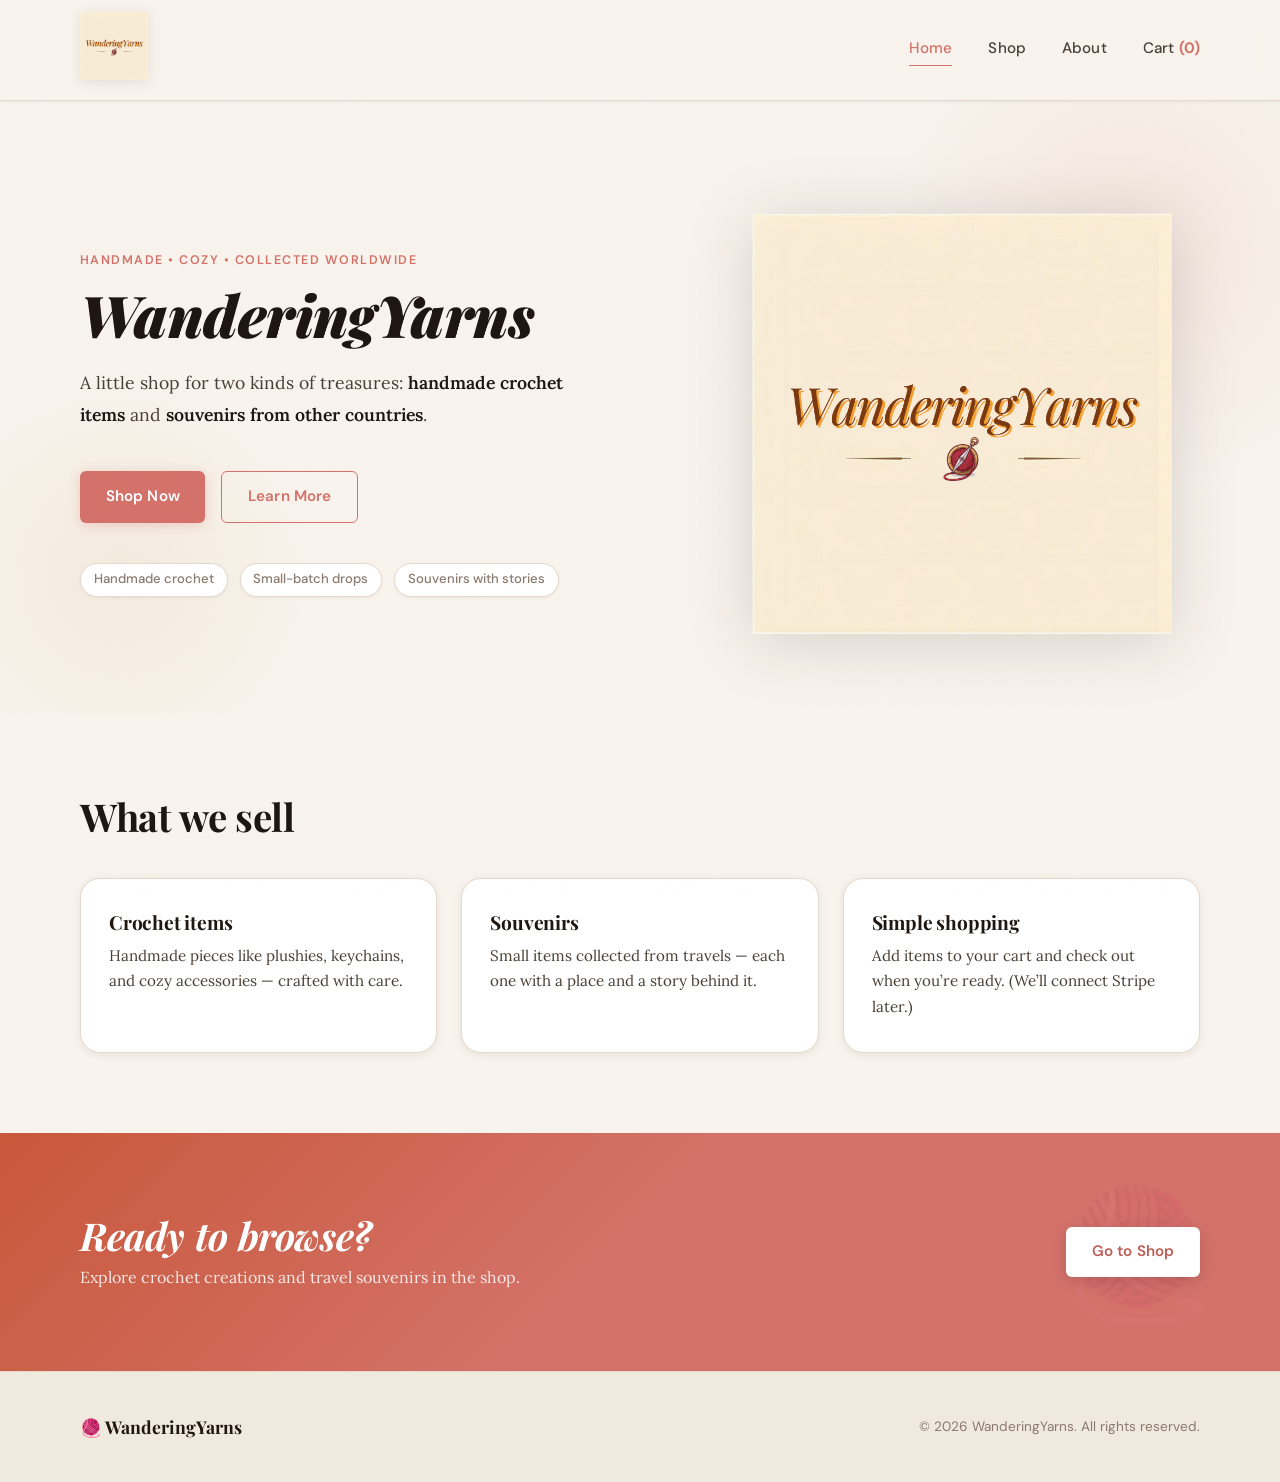
<file: index.html>
<!doctype html>
<html lang="en">
<head>
  <meta charset="UTF-8" />
  <meta name="viewport" content="width=device-width, initial-scale=1.0" />
  <title>WanderingYarns</title>
  <meta name="description" content="WanderingYarns — handmade crochet items + souvenirs from around the world." />
  <link rel="stylesheet" href="css/style.css" />
</head>

<body>
  <!-- Header / Nav -->
  <header class="site-header">
    <div class="container header-inner">
      <a class="brand" href="index.html" aria-label="WanderingYarns Home">
        <img src="images/wanderingyarns-logo.png" alt="WanderingYarns logo" class="brand-logo">
      </a>


      <button class="nav-toggle" type="button" aria-label="Open menu" aria-expanded="false">
        ☰
      </button>

      <nav class="site-nav" aria-label="Primary">
        <a href="index.html" class="nav-link is-active">Home</a>
        <a href="shop.html" class="nav-link">Shop</a>
        <a href="about.html" class="nav-link">About</a>
        <a href="cart.html" class="nav-link">Cart <span class="cart-count" aria-label="Items in cart">(0)</span></a>
      </nav>
    </div>
  </header>

  <!-- Main -->
  <main>
    <!-- Hero -->
    <section class="hero">
      <div class="container hero-inner">
        <div class="hero-text">
          <p class="eyebrow">Handmade • Cozy • Collected Worldwide</p>
          <h1>WanderingYarns</h1>
          <p class="lead">
            A little shop for two kinds of treasures:
            <strong>handmade crochet items</strong> and
            <strong>souvenirs from other countries</strong>.
          </p>

          <div class="hero-actions">
            <a class="btn btn-primary" href="shop.html">Shop Now</a>
            <a class="btn btn-ghost" href="#about">Learn More</a>
          </div>

          <ul class="hero-badges" aria-label="Highlights">
            <li>Handmade crochet</li>
            <li>Small-batch drops</li>
            <li>Souvenirs with stories</li>
          </ul>
        </div>

        <div class="hero-media" aria-label="Featured image">
          <!-- Replace this src later with your real hero image -->
          <img src="images/wanderingyarns-logo.png" alt="WanderingYarns logo" />
        </div>
      </div>
    </section>

    <!-- About -->
    <section class="section" id="about">
      <div class="container">
        <h2>What we sell</h2>

        <div class="feature-grid">
          <article class="feature-card">
            <h3>Crochet items</h3>
            <p>
              Handmade pieces like plushies, keychains, and cozy accessories — crafted with care.
            </p>
          </article>

          <article class="feature-card">
            <h3>Souvenirs</h3>
            <p>
              Small items collected from travels — each one with a place and a story behind it.
            </p>
          </article>

          <article class="feature-card">
            <h3>Simple shopping</h3>
            <p>
              Add items to your cart and check out when you’re ready. (We’ll connect Stripe later.)
            </p>
          </article>
        </div>
      </div>
    </section>

    <!-- CTA -->
    <section class="section cta">
      <div class="container cta-inner">
        <div>
          <h2>Ready to browse?</h2>
          <p>Explore crochet creations and travel souvenirs in the shop.</p>
        </div>
        <a class="btn btn-primary" href="shop.html">Go to Shop</a>
      </div>
    </section>
  </main>

  <!-- Footer -->
  <footer class="site-footer">
    <div class="container footer-inner">
      <p class="footer-brand">🧶 WanderingYarns</p>
      <p class="footer-note">© <span id="year"></span> WanderingYarns. All rights reserved.</p>
    </div>
  </footer>

  <script src="js/app.js"></script>
</body>
</html>
</file>
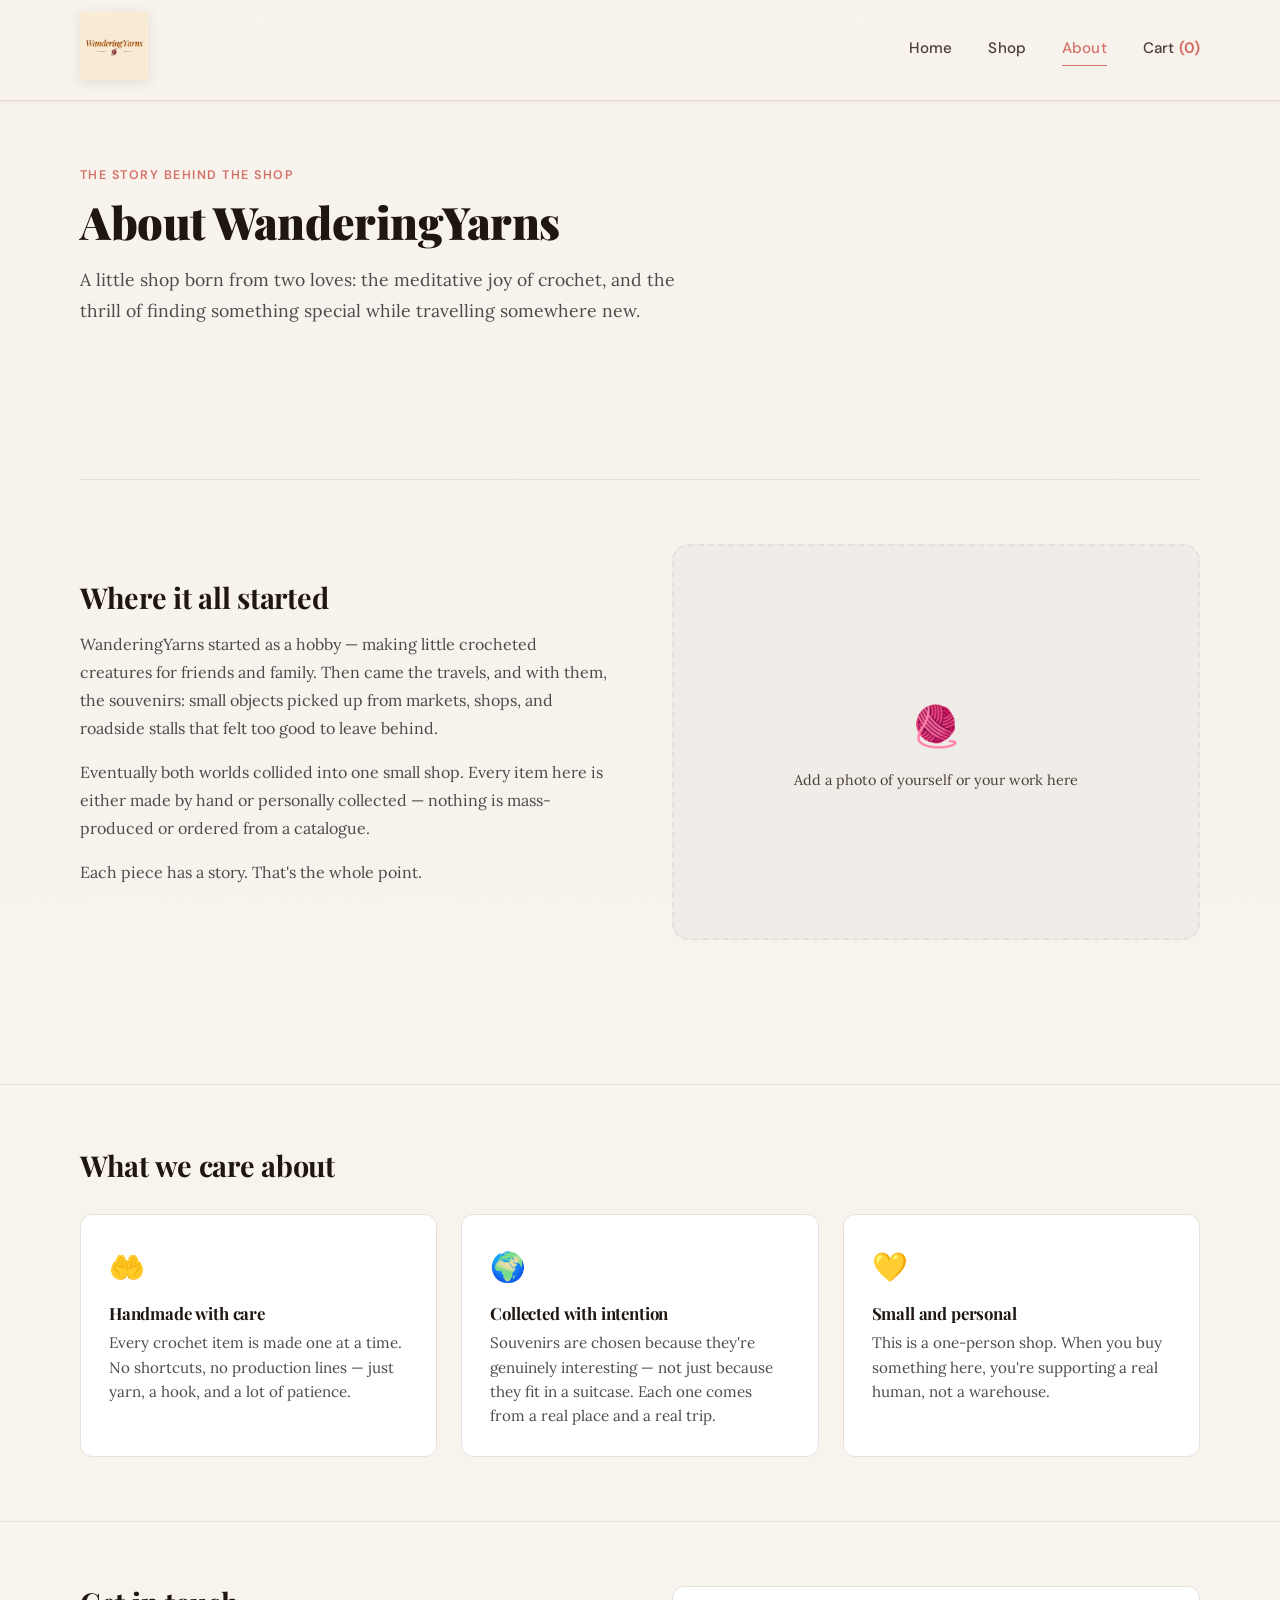
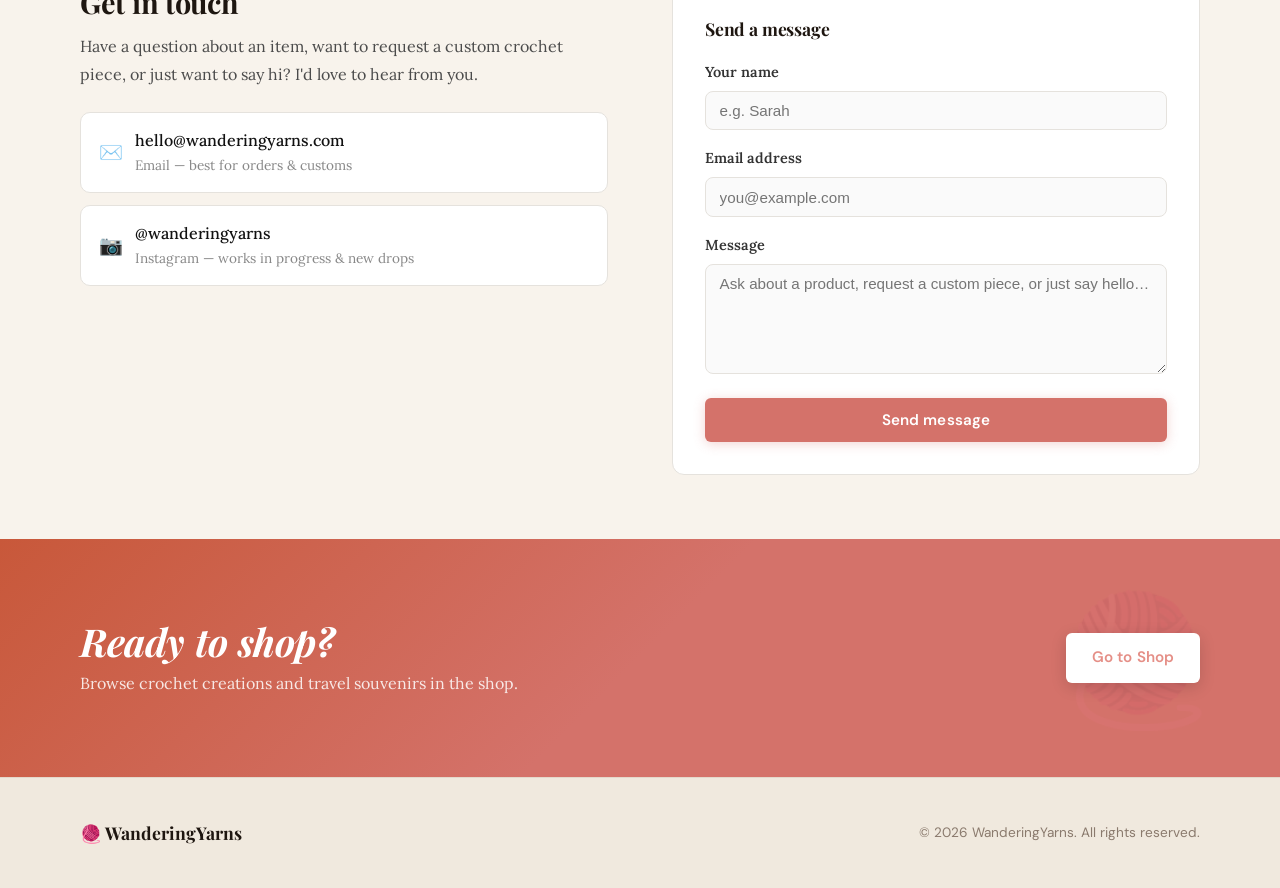
<file: about.html>
<!doctype html>
<html lang="en">
<head>
  <meta charset="UTF-8" />
  <meta name="viewport" content="width=device-width, initial-scale=1.0" />
  <title>About | WanderingYarns</title>
  <meta name="description" content="The story behind WanderingYarns — handmade crochet items and souvenirs from around the world." />
  <link rel="stylesheet" href="css/style.css" />
  <style>
    .about-hero {
      padding: 4rem 0 2rem;
    }

    .about-hero h1 {
      font-size: 2.8rem;
      margin-bottom: 1rem;
    }

    .about-hero .lead {
      max-width: 55ch;
      font-size: 1.1rem;
      color: #4b4b4b;
    }

    .about-story {
      display: grid;
      grid-template-columns: 1fr 1fr;
      gap: 4rem;
      align-items: center;
      padding: 4rem 0;
      border-top: 1px solid #e5e2dd;
    }

    .about-story-text h2 {
      font-size: 1.8rem;
      margin-bottom: 1rem;
    }

    .about-story-text p {
      color: #4b4b4b;
      margin-bottom: 1rem;
      line-height: 1.75;
    }

    .about-image-placeholder {
      background: #f0ede8;
      border-radius: 16px;
      aspect-ratio: 4 / 3;
      display: flex;
      flex-direction: column;
      align-items: center;
      justify-content: center;
      gap: 0.5rem;
      color: #888;
      font-size: 0.9rem;
      border: 2px dashed #e5e2dd;
    }

    .about-image-placeholder span {
      font-size: 2.5rem;
    }

    .values-section {
      padding: 4rem 0;
      border-top: 1px solid #e5e2dd;
    }

    .values-section h2 {
      font-size: 1.8rem;
      margin-bottom: 2rem;
    }

    .values-grid {
      display: grid;
      grid-template-columns: repeat(3, 1fr);
      gap: 1.5rem;
    }

    .value-card {
      background: white;
      border: 1px solid #e5e2dd;
      border-radius: 12px;
      padding: 1.75rem;
    }

    .value-card .icon {
      font-size: 1.8rem;
      margin-bottom: 0.75rem;
    }

    .value-card h3 {
      font-size: 1.05rem;
      margin-bottom: 0.5rem;
    }

    .value-card p {
      color: #4b4b4b;
      font-size: 0.95rem;
      line-height: 1.6;
    }

    .contact-section {
      padding: 4rem 0;
      border-top: 1px solid #e5e2dd;
    }

    .contact-inner {
      display: grid;
      grid-template-columns: 1fr 1fr;
      gap: 4rem;
      align-items: start;
    }

    .contact-inner h2 {
      font-size: 1.8rem;
      margin-bottom: 0.75rem;
    }

    .contact-inner p {
      color: #4b4b4b;
      margin-bottom: 1.5rem;
      line-height: 1.75;
    }

    .contact-links {
      display: flex;
      flex-direction: column;
      gap: 0.75rem;
    }

    .contact-link {
      display: flex;
      align-items: center;
      gap: 0.75rem;
      text-decoration: none;
      color: #111;
      padding: 0.9rem 1.1rem;
      background: white;
      border: 1px solid #e5e2dd;
      border-radius: 10px;
      font-weight: 500;
      transition: border-color 0.2s, background 0.2s;
    }

    .contact-link:hover {
      border-color: #e58f87;
      background: #fff8f7;
    }

    .contact-link .link-icon {
      font-size: 1.2rem;
    }

    .contact-link .link-label {
      font-size: 0.85rem;
      color: #888;
      font-weight: 400;
      display: block;
    }

    .contact-form-box {
      background: white;
      border: 1px solid #e5e2dd;
      border-radius: 12px;
      padding: 2rem;
    }

    .contact-form-box h3 {
      font-size: 1.1rem;
      margin-bottom: 1.25rem;
    }

    .form-group {
      margin-bottom: 1rem;
    }

    .form-group label {
      display: block;
      font-size: 0.9rem;
      font-weight: 600;
      margin-bottom: 0.4rem;
      color: #333;
    }

    .form-group input,
    .form-group textarea {
      width: 100%;
      padding: 0.65rem 0.85rem;
      border: 1px solid #e5e2dd;
      border-radius: 8px;
      font-family: 'Segoe UI', sans-serif;
      font-size: 0.95rem;
      background: #fafafa;
      color: #111;
      transition: border-color 0.2s;
      box-sizing: border-box;
    }

    .form-group input:focus,
    .form-group textarea:focus {
      outline: none;
      border-color: #e58f87;
      background: white;
    }

    .form-group textarea {
      resize: vertical;
      min-height: 110px;
    }

    .form-success {
      display: none;
      text-align: center;
      padding: 1.5rem;
      color: #3B6D11;
      background: #EAF3DE;
      border-radius: 8px;
      font-weight: 600;
    }

    @media (max-width: 900px) {
      .about-story {
        grid-template-columns: 1fr;
        gap: 2rem;
      }

      .values-grid {
        grid-template-columns: 1fr;
      }

      .contact-inner {
        grid-template-columns: 1fr;
        gap: 2rem;
      }

      .about-hero h1 {
        font-size: 2rem;
      }
    }
  </style>
</head>

<body>
  <!-- Header / Nav -->
  <header class="site-header">
    <div class="container header-inner">
      <a class="brand" href="index.html" aria-label="WanderingYarns Home">
        <img src="images/wanderingyarns-logo.png" alt="WanderingYarns logo" class="brand-logo">
      </a>

      <button class="nav-toggle" type="button" aria-label="Open menu" aria-expanded="false">
        ☰
      </button>

      <nav class="site-nav" aria-label="Primary">
        <a href="index.html" class="nav-link">Home</a>
        <a href="shop.html" class="nav-link">Shop</a>
        <a href="about.html" class="nav-link is-active">About</a>
        <a href="cart.html" class="nav-link">Cart <span class="cart-count" aria-label="Items in cart">(0)</span></a>
      </nav>
    </div>
  </header>

  <main>
    <!-- Hero -->
    <section class="about-hero">
      <div class="container">
        <p class="eyebrow">The story behind the shop</p>
        <h1>About WanderingYarns</h1>
        <p class="lead">
          A little shop born from two loves: the meditative joy of crochet, and the thrill of finding something special while travelling somewhere new.
        </p>
      </div>
    </section>

    <!-- Story -->
    <section class="section">
      <div class="container">
        <div class="about-story">
          <div class="about-story-text">
            <h2>Where it all started</h2>
            <p>
              WanderingYarns started as a hobby — making little crocheted creatures for friends and family. Then came the travels, and with them, the souvenirs: small objects picked up from markets, shops, and roadside stalls that felt too good to leave behind.
            </p>
            <p>
              Eventually both worlds collided into one small shop. Every item here is either made by hand or personally collected — nothing is mass-produced or ordered from a catalogue.
            </p>
            <p>
              Each piece has a story. That's the whole point.
            </p>
          </div>
          <div class="about-image-placeholder" aria-label="Photo coming soon">
            <span>🧶</span>
            <p>Add a photo of yourself or your work here</p>
          </div>
        </div>
      </div>
    </section>

    <!-- Values -->
    <section class="values-section">
      <div class="container">
        <h2>What we care about</h2>
        <div class="values-grid">
          <article class="value-card">
            <div class="icon">🤲</div>
            <h3>Handmade with care</h3>
            <p>Every crochet item is made one at a time. No shortcuts, no production lines — just yarn, a hook, and a lot of patience.</p>
          </article>
          <article class="value-card">
            <div class="icon">🌍</div>
            <h3>Collected with intention</h3>
            <p>Souvenirs are chosen because they're genuinely interesting — not just because they fit in a suitcase. Each one comes from a real place and a real trip.</p>
          </article>
          <article class="value-card">
            <div class="icon">💛</div>
            <h3>Small and personal</h3>
            <p>This is a one-person shop. When you buy something here, you're supporting a real human, not a warehouse.</p>
          </article>
        </div>
      </div>
    </section>

    <!-- Contact -->
    <section class="contact-section">
      <div class="container">
        <div class="contact-inner">
          <div>
            <h2>Get in touch</h2>
            <p>
              Have a question about an item, want to request a custom crochet piece, or just want to say hi? I'd love to hear from you.
            </p>
            <div class="contact-links">
              <a class="contact-link" href="mailto:hello@wanderingyarns.com">
                <span class="link-icon">✉️</span>
                <span>
                  hello@wanderingyarns.com
                  <span class="link-label">Email — best for orders &amp; customs</span>
                </span>
              </a>
              <a class="contact-link" href="https://instagram.com/wanderingyarns" target="_blank" rel="noopener">
                <span class="link-icon">📷</span>
                <span>
                  @wanderingyarns
                  <span class="link-label">Instagram — works in progress &amp; new drops</span>
                </span>
              </a>
            </div>
          </div>

          <div class="contact-form-box">
            <h3>Send a message</h3>
            <div class="form-group">
              <label for="contact-name">Your name</label>
              <input type="text" id="contact-name" placeholder="e.g. Sarah" autocomplete="name" />
            </div>
            <div class="form-group">
              <label for="contact-email">Email address</label>
              <input type="email" id="contact-email" placeholder="you@example.com" autocomplete="email" />
            </div>
            <div class="form-group">
              <label for="contact-message">Message</label>
              <textarea id="contact-message" placeholder="Ask about a product, request a custom piece, or just say hello…"></textarea>
            </div>
            <button class="btn btn-primary" type="button" id="contactSubmit" style="width:100%; text-align:center;">
              Send message
            </button>
            <div class="form-success" id="formSuccess">
              Message sent! I'll get back to you soon 🧶
            </div>
          </div>
        </div>
      </div>
    </section>

    <!-- CTA -->
    <section class="section cta">
      <div class="container cta-inner">
        <div>
          <h2>Ready to shop?</h2>
          <p>Browse crochet creations and travel souvenirs in the shop.</p>
        </div>
        <a class="btn btn-primary" href="shop.html" style="background:white; color:#e58f87;">Go to Shop</a>
      </div>
    </section>
  </main>

  <footer class="site-footer">
    <div class="container footer-inner">
      <p class="footer-brand">🧶 WanderingYarns</p>
      <p class="footer-note">© <span id="year"></span> WanderingYarns. All rights reserved.</p>
    </div>
  </footer>

  <script src="js/app.js"></script>
  <script>
    document.getElementById("contactSubmit").addEventListener("click", () => {
      const name = document.getElementById("contact-name").value.trim();
      const email = document.getElementById("contact-email").value.trim();
      const message = document.getElementById("contact-message").value.trim();

      if (!name || !email || !message) {
        alert("Please fill in all fields before sending.");
        return;
      }

      // Shows success state — wire to a real backend (Formspree, EmailJS etc.) later
      document.getElementById("contactSubmit").style.display = "none";
      document.getElementById("formSuccess").style.display = "block";
    });
  </script>
</body>
</html>
</file>
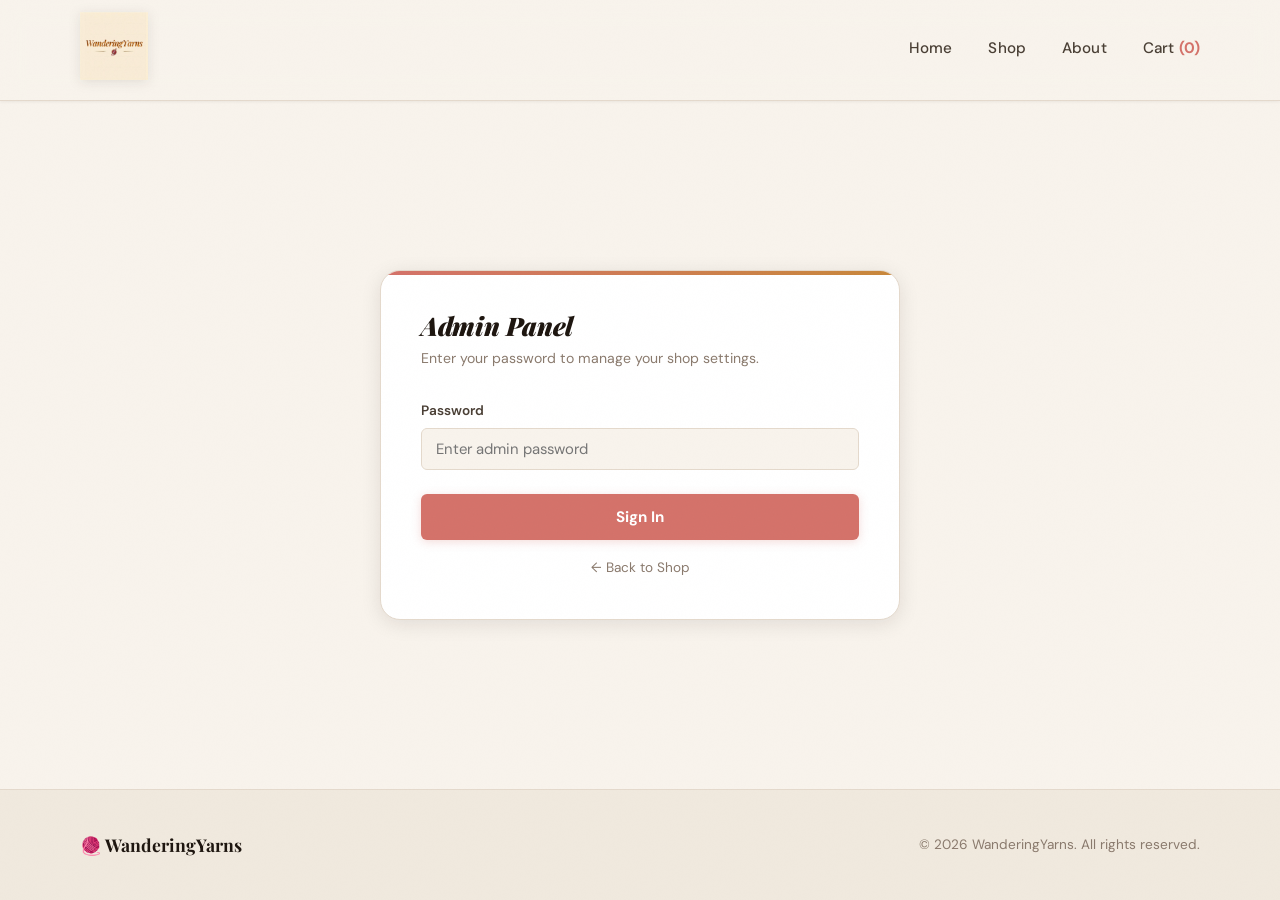
<file: admin.html>
<!doctype html>
<html lang="en">
<head>
  <meta charset="UTF-8" />
  <meta name="viewport" content="width=device-width, initial-scale=1.0" />
  <title>Admin | WanderingYarns</title>
  <link rel="stylesheet" href="css/style.css" />
  <style>
    body { min-height: 100vh; display: flex; flex-direction: column; }

    .admin-wrap {
      flex: 1;
      display: flex;
      align-items: center;
      justify-content: center;
      padding: 3rem 1rem;
    }

    .admin-card {
      background: white;
      border: 1px solid var(--cream-border);
      border-radius: var(--radius-lg);
      padding: 2.5rem;
      width: 100%;
      max-width: 520px;
      box-shadow: var(--shadow-md);
      position: relative;
      overflow: hidden;
    }

    .admin-card::before {
      content: '';
      position: absolute;
      top: 0; left: 0; right: 0;
      height: 4px;
      background: linear-gradient(90deg, var(--rose), var(--amber));
    }

    .admin-card h1 {
      font-family: var(--font-display);
      font-size: 1.6rem;
      font-style: italic;
      color: var(--ink);
      margin-bottom: 0.4rem;
    }

    .admin-card .admin-sub {
      font-family: var(--font-ui);
      font-size: 0.88rem;
      color: var(--ink-muted);
      margin-bottom: 1.75rem;
    }

    .admin-group {
      margin-bottom: 1rem;
    }

    .admin-group label {
      display: block;
      font-family: var(--font-ui);
      font-size: 0.85rem;
      font-weight: 600;
      color: var(--ink-soft);
      margin-bottom: 0.35rem;
    }

    .admin-group input,
    .admin-group textarea {
      width: 100%;
      padding: 0.65rem 0.9rem;
      border: 1px solid var(--cream-border);
      border-radius: var(--radius-sm);
      font-family: var(--font-ui);
      font-size: 0.93rem;
      background: var(--cream);
      color: var(--ink);
      transition: border-color var(--transition);
      box-sizing: border-box;
    }

    .admin-group input:focus,
    .admin-group textarea:focus {
      outline: none;
      border-color: var(--rose);
      background: white;
    }

    .admin-group textarea {
      resize: vertical;
      min-height: 90px;
    }

    .admin-btn {
      background: var(--rose);
      color: white;
      border: none;
      border-radius: var(--radius-sm);
      padding: 0.8rem 1.5rem;
      font-family: var(--font-ui);
      font-size: 0.95rem;
      font-weight: 700;
      cursor: pointer;
      width: 100%;
      transition: background var(--transition);
      box-shadow: 0 2px 10px rgba(212,114,106,0.25);
      margin-top: 0.5rem;
    }

    .admin-btn:hover { background: var(--rose-dark); }

    .admin-btn-clear {
      background: transparent;
      border: 1.5px solid var(--cream-border);
      color: var(--ink-muted);
      box-shadow: none;
      margin-top: 0.5rem;
    }

    .admin-btn-clear:hover {
      border-color: var(--rose);
      color: var(--rose);
      background: var(--rose-pale);
    }

    .admin-success {
      display: none;
      text-align: center;
      padding: 0.9rem;
      color: var(--green-ok);
      background: var(--green-bg);
      border-radius: var(--radius-sm);
      font-family: var(--font-ui);
      font-weight: 600;
      margin-top: 0.75rem;
      font-size: 0.9rem;
    }

    .admin-divider {
      height: 1px;
      background: var(--cream-border);
      margin: 1.5rem 0;
    }

    .current-dest {
      background: var(--cream);
      border: 1px solid var(--cream-border);
      border-radius: var(--radius-md);
      padding: 1rem 1.25rem;
      margin-bottom: 1.5rem;
    }

    .current-dest-label {
      font-family: var(--font-ui);
      font-size: 0.75rem;
      font-weight: 600;
      letter-spacing: 0.08em;
      text-transform: uppercase;
      color: var(--ink-muted);
      margin-bottom: 0.35rem;
    }

    .current-dest-value {
      font-family: var(--font-display);
      font-size: 1.2rem;
      font-style: italic;
      color: var(--ink);
    }

    /* Login screen */
    #loginScreen { display: block; }
    #adminScreen { display: none; }

    .login-error {
      color: #c0392b;
      font-family: var(--font-ui);
      font-size: 0.85rem;
      margin-top: 0.5rem;
      display: none;
    }

    .back-link {
      display: block;
      text-align: center;
      margin-top: 1rem;
      font-family: var(--font-ui);
      font-size: 0.85rem;
      color: var(--ink-muted);
      text-decoration: none;
    }

    .back-link:hover { color: var(--rose); }
  </style>
</head>

<body>
  <header class="site-header">
    <div class="container header-inner">
      <a class="brand" href="index.html" aria-label="WanderingYarns Home">
        <img src="images/wanderingyarns-logo.png" alt="WanderingYarns logo" class="brand-logo">
      </a>
      <nav class="site-nav">
        <a href="index.html" class="nav-link">Home</a>
        <a href="shop.html" class="nav-link">Shop</a>
        <a href="about.html" class="nav-link">About</a>
        <a href="cart.html" class="nav-link">Cart <span class="cart-count">(0)</span></a>
      </nav>
    </div>
  </header>

  <div class="admin-wrap">

    <!-- LOGIN SCREEN -->
    <div class="admin-card" id="loginScreen">
      <h1>Admin Panel</h1>
      <p class="admin-sub">Enter your password to manage your shop settings.</p>
      <div class="admin-group">
        <label for="adminPassword">Password</label>
        <input type="password" id="adminPassword" placeholder="Enter admin password" />
      </div>
      <p class="login-error" id="loginError">Incorrect password — try again.</p>
      <button class="admin-btn" id="loginBtn">Sign In</button>
      <a href="shop.html" class="back-link">← Back to Shop</a>
    </div>

    <!-- ADMIN SCREEN -->
    <div class="admin-card" id="adminScreen">
      <h1>🗺 Next Destination</h1>
      <p class="admin-sub">Update where you're heading next — this shows on the shop page.</p>

      <div class="current-dest" id="currentDestDisplay">
        <div class="current-dest-label">Currently showing</div>
        <div class="current-dest-value" id="currentDestValue">No destination set</div>
      </div>

      <div class="admin-group">
        <label for="destPlace">Destination name</label>
        <input type="text" id="destPlace" placeholder="e.g. Kyoto, Japan" />
      </div>
      <div class="admin-group">
        <label for="destDate">Approximate dates (optional)</label>
        <input type="text" id="destDate" placeholder="e.g. July 2025" />
      </div>
      <div class="admin-group">
        <label for="destNote">Message to shoppers (optional)</label>
        <textarea id="destNote" placeholder="e.g. I'll be exploring local markets and craft shops — let me know if you're looking for anything specific!"></textarea>
      </div>

      <button class="admin-btn" id="saveDestBtn">Save & Publish</button>
      <button class="admin-btn admin-btn-clear" id="clearDestBtn">Clear Destination</button>
      <div class="admin-success" id="adminSuccess">Destination updated! It's now live on the shop. ✓</div>

      <div class="admin-divider"></div>

      <button class="admin-btn admin-btn-clear" id="logoutBtn">Sign Out</button>
      <a href="shop.html" class="back-link">← View Shop</a>
    </div>

    <!-- STOCK MANAGEMENT CARD -->
    <div class="admin-card" id="stockCard" style="display:none; max-width:520px; width:100%; margin-left:2.5rem;">
      <h1 style="font-family:var(--font-display);font-size:1.4rem;font-style:italic;color:var(--ink);margin-bottom:0.35rem;">📦 Stock Management</h1>
      <p class="admin-sub">Update availability and stock for each product/variant. Changes save to Supabase instantly.</p>
      <div id="stockList"><p style="font-family:var(--font-ui);color:var(--ink-muted);font-size:0.9rem;">Loading products…</p></div>
      <button class="admin-btn" id="saveStockBtn" style="margin-top:1rem;">Save All Stock Changes</button>
      <div class="admin-success" id="stockSuccess" style="display:none;text-align:center;padding:0.9rem;color:var(--green-ok);background:var(--green-bg);border-radius:var(--radius-sm);font-family:var(--font-ui);font-weight:600;margin-top:0.75rem;font-size:0.9rem;">Stock updated! ✓</div>
    </div>

  </div>

  <footer class="site-footer">
    <div class="container footer-inner">
      <p class="footer-brand">🧶 WanderingYarns</p>
      <p class="footer-note">© <span id="year"></span> WanderingYarns. All rights reserved.</p>
    </div>
  </footer>

  <script src="js/app.js"></script>
  <script>
    // ===== CHANGE THIS PASSWORD =====
    const ADMIN_PASSWORD = "dodoRo0722!";
    // ================================

    const DEST_KEY = "wanderingyarns_destination";
    const AUTH_KEY = "wanderingyarns_admin_auth";

    /* ---- Supabase ---- */
    const ADMIN_SB_URL = "https://kaessaqzirsxkhetdjib.supabase.co";
    const ADMIN_SB_KEY = "eyJhbGciOiJIUzI1NiIsInR5cCI6IkpXVCJ9.eyJpc3MiOiJzdXBhYmFzZSIsInJlZiI6ImthZXNzYXF6aXJzeGtoZXRkamliIiwicm9sZSI6ImFub24iLCJpYXQiOjE3Nzk0NTgxNjYsImV4cCI6MjA5NTAzNDE2Nn0.3WKkytULqu1lMOw8bKqgHl_sCypcgk-zbFC-Q4PZsM4";
    const adminSbHeaders = {
      "apikey": SUPABASE_ANON_KEY,
      "Authorization": `Bearer ${ADMIN_SB_KEY}`,
      "Content-Type": "application/json",
      "Prefer": "return=representation"
    };

    async function fetchStock() {
      const res = await fetch(`${ADMIN_SB_URL}/rest/v1/stock?select=*`, { headers: adminSbHeaders });
      return res.ok ? await res.json() : [];
    }

    async function upsertStock(variantKey, stock, available) {
      const check = await fetch(`${ADMIN_SB_URL}/rest/v1/stock?variant_key=eq.${encodeURIComponent(variantKey)}&select=id`, { headers: adminSbHeaders });
      const existing = await check.json();
      if (existing.length > 0) {
        await fetch(`${ADMIN_SB_URL}/rest/v1/stock?variant_key=eq.${encodeURIComponent(variantKey)}`, {
          method: "PATCH", headers: adminSbHeaders,
          body: JSON.stringify({ stock, available })
        });
      } else {
        await fetch(`${ADMIN_SB_URL}/rest/v1/stock`, {
          method: "POST", headers: adminSbHeaders,
          body: JSON.stringify({ variant_key: variantKey, stock, available })
        });
      }
    }

    function loadDestination() {
      try {
        const raw = localStorage.getItem(DEST_KEY);
        return raw ? JSON.parse(raw) : null;
      } catch { return null; }
    }

    function updateCurrentDisplay() {
      const dest = loadDestination();
      const el = document.getElementById("currentDestValue");
      if (dest && dest.place) {
        el.textContent = dest.place + (dest.date ? ` · ${dest.date}` : "");
      } else {
        el.textContent = "No destination set";
      }
    }

    function prefillForm() {
      const dest = loadDestination();
      if (dest) {
        document.getElementById("destPlace").value = dest.place || "";
        document.getElementById("destDate").value = dest.date || "";
        document.getElementById("destNote").value = dest.note || "";
      }
    }

    // Check if already logged in
    if (localStorage.getItem(AUTH_KEY) === "true") {
      document.getElementById("loginScreen").style.display = "none";
      document.getElementById("adminScreen").style.display = "block";
      updateCurrentDisplay();
      prefillForm();
      buildStockUI();
    }

    // Login
    document.getElementById("loginBtn").addEventListener("click", () => {
      const pw = document.getElementById("adminPassword").value;
      if (pw === ADMIN_PASSWORD) {
        localStorage.setItem(AUTH_KEY, "true");
        document.getElementById("loginScreen").style.display = "none";
        document.getElementById("adminScreen").style.display = "block";
        updateCurrentDisplay();
        prefillForm();
        buildStockUI();
      } else {
        document.getElementById("loginError").style.display = "block";
      }
    });

    // Allow Enter key on password field
    document.getElementById("adminPassword").addEventListener("keydown", e => {
      if (e.key === "Enter") document.getElementById("loginBtn").click();
    });

    // Save destination
    document.getElementById("saveDestBtn").addEventListener("click", () => {
      const place = document.getElementById("destPlace").value.trim();
      if (!place) { alert("Please enter a destination name!"); return; }

      const dest = {
        place,
        date: document.getElementById("destDate").value.trim(),
        note: document.getElementById("destNote").value.trim()
      };

      localStorage.setItem(DEST_KEY, JSON.stringify(dest));
      updateCurrentDisplay();

      const success = document.getElementById("adminSuccess");
      success.style.display = "block";
      setTimeout(() => { success.style.display = "none"; }, 3000);
    });

    // Clear destination
    document.getElementById("clearDestBtn").addEventListener("click", () => {
      if (!confirm("Clear the current destination from the shop page?")) return;
      localStorage.removeItem(DEST_KEY);
      document.getElementById("destPlace").value = "";
      document.getElementById("destDate").value = "";
      document.getElementById("destNote").value = "";
      updateCurrentDisplay();
    });

    // Logout
    document.getElementById("logoutBtn").addEventListener("click", () => {
      localStorage.removeItem(AUTH_KEY);
      document.getElementById("adminScreen").style.display = "none";
      document.getElementById("stockCard").style.display = "none";
      document.getElementById("loginScreen").style.display = "block";
      document.getElementById("adminPassword").value = "";
    });

    /* ---- Stock UI ---- */
    async function buildStockUI() {
      const stockCard = document.getElementById("stockCard");
      const listEl = document.getElementById("stockList");
      stockCard.style.display = "block";

      let products, stockRows;
      try {
        const res = await fetch("data/products.json");
        products = await res.json();
        stockRows = await fetchStock();
      } catch {
        listEl.innerHTML = "<p style='color:#c0392b;font-family:var(--font-ui)'>Could not load products.</p>";
        return;
      }

      const stockMap = {};
      stockRows.forEach(r => { stockMap[r.variant_key] = r; });

      listEl.innerHTML = "";
      products.forEach(product => {
        const section = document.createElement("div");
        section.style = "border:1px solid var(--cream-border);border-radius:10px;overflow:hidden;margin-bottom:1rem;";

        const header = `<div style="background:var(--cream);padding:0.65rem 1rem;font-family:var(--font-display);font-weight:700;font-size:0.95rem;color:var(--ink);">${product.name}</div>`;

        let rows = "";
        if (product.variants && product.variants.length) {
          product.variants.forEach(v => {
            const key = `${product.id}__${v.id}`;
            const existing = stockMap[key] || {};
            const avail = existing.available !== undefined ? existing.available : (v.available !== false);
            const stock = existing.stock !== undefined ? existing.stock : (v.stock ?? "");
            rows += `
              <div style="display:flex;align-items:center;justify-content:space-between;padding:0.6rem 1rem;border-top:1px solid var(--cream-border);gap:1rem;flex-wrap:wrap;">
                <span style="font-family:var(--font-ui);font-size:0.88rem;color:var(--ink-soft);flex:1;">${v.name}</span>
                <div style="display:flex;align-items:center;gap:0.75rem;">
                  <input type="number" min="0" value="${stock}" placeholder="∞"
                    style="width:65px;padding:0.4rem 0.5rem;border:1px solid var(--cream-border);border-radius:6px;font-family:var(--font-ui);font-size:0.85rem;background:var(--cream);text-align:center;"
                    data-key="${key}" data-type="stock" />
                  <label style="display:flex;align-items:center;gap:0.4rem;font-family:var(--font-ui);font-size:0.82rem;color:var(--ink-muted);cursor:pointer;">
                    <input type="checkbox" ${avail ? "checked" : ""} data-key="${key}" data-type="avail" style="accent-color:var(--rose);width:15px;height:15px;" />
                    Available
                  </label>
                </div>
              </div>`;
          });
        } else {
          const key = product.id;
          const existing = stockMap[key] || {};
          const avail = existing.available !== undefined ? existing.available : (product.available !== false);
          rows += `
            <div style="display:flex;align-items:center;justify-content:space-between;padding:0.6rem 1rem;border-top:1px solid var(--cream-border);gap:1rem;">
              <span style="font-family:var(--font-ui);font-size:0.88rem;color:var(--ink-soft);">${product.stock === "made to order" ? "Made to order" : "Stock"}</span>
              <label style="display:flex;align-items:center;gap:0.4rem;font-family:var(--font-ui);font-size:0.82rem;color:var(--ink-muted);cursor:pointer;">
                <input type="checkbox" ${avail ? "checked" : ""} data-key="${key}" data-type="avail" style="accent-color:var(--rose);width:15px;height:15px;" />
                Available
              </label>
            </div>`;
        }

        section.innerHTML = header + rows;
        listEl.appendChild(section);
      });
    }

    document.getElementById("saveStockBtn").addEventListener("click", async () => {
      const btn = document.getElementById("saveStockBtn");
      btn.textContent = "Saving…";
      btn.disabled = true;

      const stockInputs = document.querySelectorAll("[data-type='stock']");
      const availInputs = document.querySelectorAll("[data-type='avail']");

      const updates = {};
      stockInputs.forEach(el => {
        const key = el.getAttribute("data-key");
        if (!updates[key]) updates[key] = {};
        const val = parseInt(el.value);
        updates[key].stock = isNaN(val) ? null : val;
      });
      availInputs.forEach(el => {
        const key = el.getAttribute("data-key");
        if (!updates[key]) updates[key] = {};
        updates[key].available = el.checked;
      });

      for (const [key, val] of Object.entries(updates)) {
        await upsertStock(key, val.stock, val.available !== undefined ? val.available : true);
      }

      btn.textContent = "Save All Stock Changes";
      btn.disabled = false;
      const s = document.getElementById("stockSuccess");
      s.style.display = "block";
      setTimeout(() => { s.style.display = "none"; }, 3000);
    });
  </script>
</body>
</html>
</file>
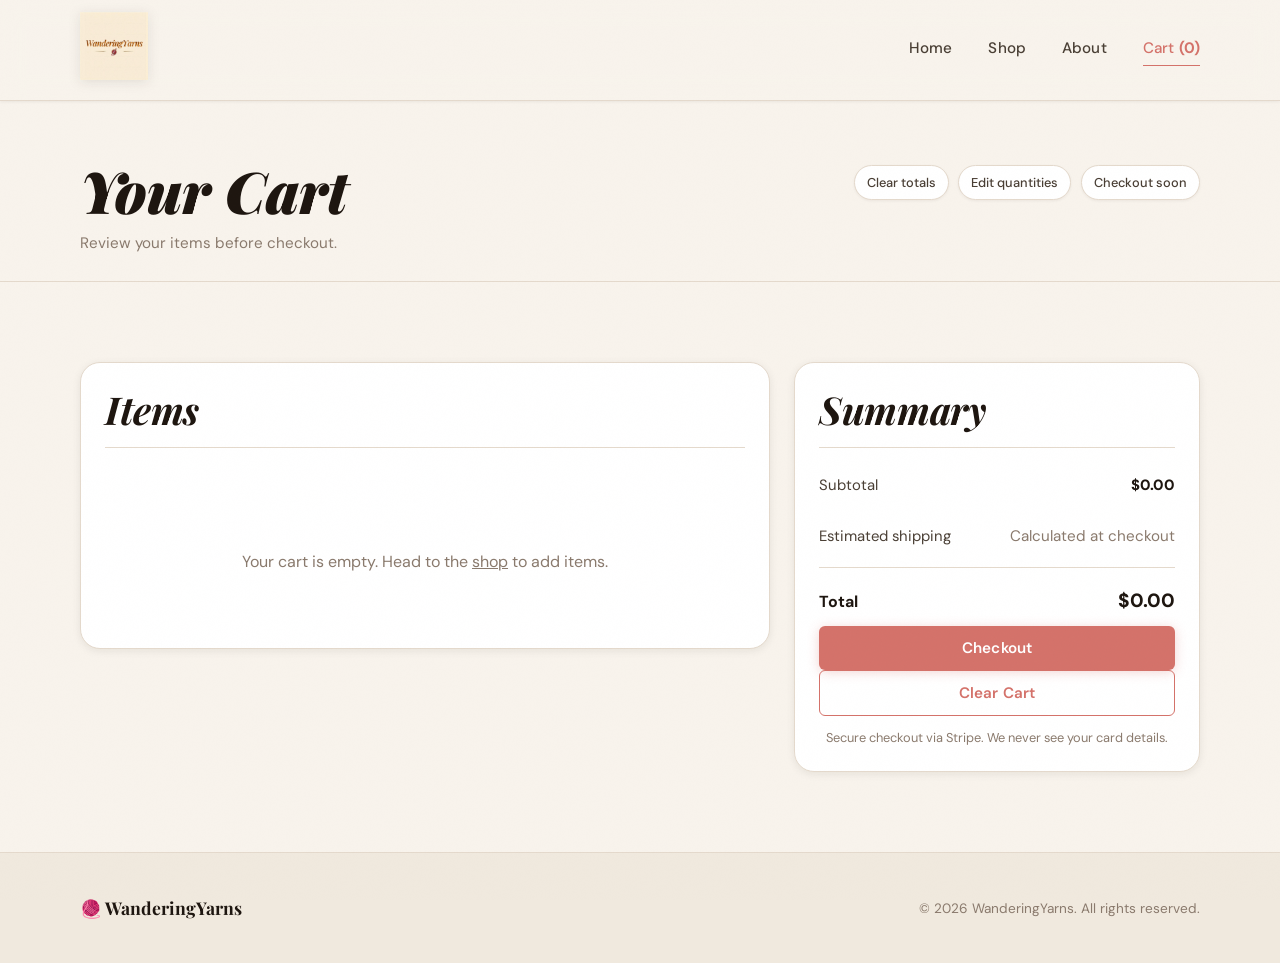
<file: cart.html>
<!doctype html>
<html lang="en">
<head>
  <meta charset="UTF-8" />
  <meta name="viewport" content="width=device-width, initial-scale=1.0" />
  <title>Cart | WanderingYarns</title>
  <meta name="description" content="Your cart at WanderingYarns." />
  <link rel="stylesheet" href="css/style.css" />
</head>

<body>
  <!-- Header / Nav -->
  <header class="site-header">
    <div class="container header-inner">
      <a class="brand" href="index.html" aria-label="WanderingYarns Home">
        <img src="images/wanderingyarns-logo.png" alt="WanderingYarns logo" class="brand-logo">
      </a>

      <button class="nav-toggle" type="button" aria-label="Open menu" aria-expanded="false">
        ☰
      </button>

      <nav class="site-nav" aria-label="Primary">
        <a href="index.html" class="nav-link">Home</a>
        <a href="shop.html" class="nav-link">Shop</a>
        <a href="about.html" class="nav-link">About</a>
        <a href="cart.html" class="nav-link is-active">
          Cart <span class="cart-count" aria-label="Items in cart">(0)</span>
        </a>
      </nav>
    </div>
  </header>

  <main>
    <section class="page-hero">
      <div class="container page-hero-inner">
        <div>
          <h1>Your Cart</h1>
          <p class="muted">Review your items before checkout.</p>
        </div>
        <div class="trust-badges" aria-label="Trust highlights">
          <span class="badge">Clear totals</span>
          <span class="badge">Edit quantities</span>
          <span class="badge">Checkout soon</span>
        </div>
      </div>
    </section>

    <section class="section">
      <div class="container cart-layout">
        <!-- Items -->
        <div class="cart-panel">
          <h2 class="cart-heading">Items</h2>

          <div id="cartItems" class="cart-items" aria-live="polite">
            <!-- Items injected by JS -->
          </div>

          <p id="cartEmpty" class="empty-state hidden">
            Your cart is empty. Head to the <a href="shop.html">shop</a> to add items.
          </p>
        </div>

        <!-- Summary -->
        <aside class="cart-summary" aria-label="Order summary">
          <h2>Summary</h2>

          <div class="summary-row">
            <span>Subtotal</span>
            <strong id="subtotal">$0.00</strong>
          </div>

          <div class="summary-row">
            <span>Estimated shipping</span>
            <span class="muted">Calculated at checkout</span>
          </div>

          <div class="summary-divider"></div>

          <div class="summary-row summary-total">
            <span>Total</span>
            <strong id="total">$0.00</strong>
          </div>

          <button id="checkoutBtn" class="btn btn-primary btn-block" type="button">
            Checkout
          </button>

          <button id="clearCartBtn" class="btn btn-ghost btn-block" type="button">
            Clear Cart
          </button>

          <p class="muted small-note">
            Secure checkout via Stripe. We never see your card details.
          </p>
        </aside>
      </div>
    </section>
  </main>

  <footer class="site-footer">
    <div class="container footer-inner">
      <p class="footer-brand">🧶 WanderingYarns</p>
      <p class="footer-note">© <span id="year"></span> WanderingYarns. All rights reserved.</p>
    </div>
  </footer>

  <script src="js/app.js"></script>
</body>
</html>
</file>
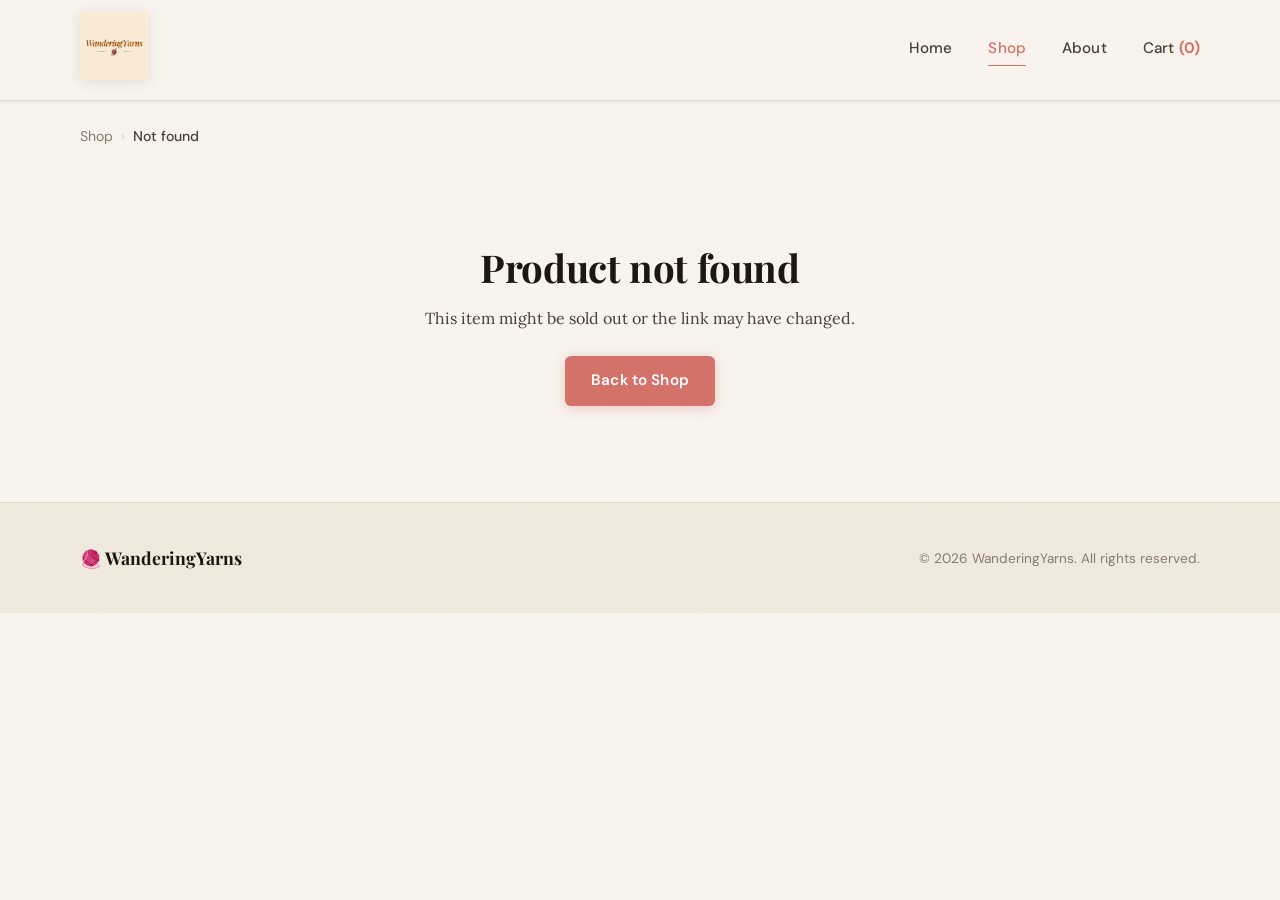
<file: product.html>
<!doctype html>
<html lang="en">
<head>
  <meta charset="UTF-8" />
  <meta name="viewport" content="width=device-width, initial-scale=1.0" />
  <title>Product | WanderingYarns</title>
  <meta name="description" content="Product details at WanderingYarns." />
  <link rel="stylesheet" href="css/style.css" />
  <style>
    /* ===== LAYOUT ===== */
    .product-detail-layout {
      display: grid;
      grid-template-columns: 1fr 1fr;
      gap: 4rem;
      align-items: start;
      padding: 3rem 0 2rem;
    }

    /* ===== GALLERY ===== */
    .gallery-wrap {
      position: sticky;
      top: 90px;
      display: flex;
      flex-direction: row-reverse;
      gap: 12px;
    }

    .gallery-thumbs {
      display: flex;
      flex-direction: column;
      gap: 10px;
      width: 76px;
      flex-shrink: 0;
    }

    .gallery-thumb {
      width: 76px;
      height: 76px;
      border-radius: 10px;
      overflow: hidden;
      border: 2px solid transparent;
      cursor: pointer;
      background: #f5ede0;
      transition: border-color 0.18s, transform 0.18s, box-shadow 0.18s;
      flex-shrink: 0;
      position: relative;
    }

    .gallery-thumb::after {
      content: '';
      position: absolute;
      inset: 0;
      background: rgba(212, 114, 106, 0);
      transition: background 0.18s;
      border-radius: 8px;
    }

    .gallery-thumb:hover::after {
      background: rgba(212, 114, 106, 0.12);
    }

    .gallery-thumb:hover {
      transform: scale(1.05);
      box-shadow: 0 4px 14px rgba(212,114,106,0.25);
      border-color: #e4b8b4;
    }

    .gallery-thumb.is-active {
      border-color: #d4726a;
      box-shadow: 0 0 0 3px rgba(212,114,106,0.20);
      transform: scale(1.05);
    }

    .gallery-thumb img {
      width: 100%;
      height: 100%;
      object-fit: cover;
      display: block;
    }

    .gallery-main {
      flex: 1;
      position: relative;
      background: #f5ede0;
      border-radius: 16px;
      overflow: hidden;
      aspect-ratio: 1 / 1;
    }

    .gallery-main-img {
      width: 100%;
      height: 100%;
      object-fit: cover;
      display: block;
      transition: opacity 0.22s ease;
    }

    .gallery-main-img.fade {
      opacity: 0;
    }

    .gallery-arrow {
      position: absolute;
      top: 50%;
      transform: translateY(-50%);
      width: 38px;
      height: 38px;
      border-radius: 50%;
      background: rgba(255,255,255,0.92);
      border: 1px solid #e4d9cc;
      cursor: pointer;
      font-size: 1.1rem;
      display: flex;
      align-items: center;
      justify-content: center;
      box-shadow: 0 2px 8px rgba(30,22,16,0.10);
      transition: background 0.18s;
      z-index: 2;
    }

    .gallery-arrow:hover { background: white; }
    .gallery-arrow.prev { left: 10px; }
    .gallery-arrow.next { right: 10px; }

    .gallery-dots {
      position: absolute;
      bottom: 12px;
      left: 50%;
      transform: translateX(-50%);
      display: flex;
      gap: 6px;
    }

    .gallery-dot {
      width: 7px;
      height: 7px;
      border-radius: 50%;
      background: rgba(255,255,255,0.6);
      cursor: pointer;
      transition: background 0.18s;
      border: none;
      padding: 0;
    }

    .gallery-dot.is-active { background: white; }

    .img-placeholder {
      font-size: 4rem;
      color: #bbb;
      display: flex;
      align-items: center;
      justify-content: center;
      width: 100%;
      height: 100%;
    }

    /* ===== PRODUCT INFO ===== */
    .product-detail-info {
      display: flex;
      flex-direction: column;
      gap: 1.4rem;
    }

    .product-detail-eyebrow {
      font-family: 'DM Sans', sans-serif;
      font-size: 0.82rem;
      font-weight: 600;
      color: #d4726a;
      text-transform: uppercase;
      letter-spacing: 0.08em;
    }

    .product-detail-title {
      font-family: 'Playfair Display', serif;
      font-size: 2rem;
      font-weight: 900;
      line-height: 1.15;
      color: #1e1610;
      margin: 0;
    }

    .product-rating-row {
      display: flex;
      align-items: center;
      gap: 8px;
      font-family: 'DM Sans', sans-serif;
      font-size: 0.9rem;
    }

    .product-rating-avg {
      font-weight: 700;
      color: #1e1610;
    }

    .product-rating-count {
      color: #8a7a6d;
    }

    .product-rating-count a {
      color: #d4726a;
      text-decoration: none;
    }

    .product-rating-count a:hover { text-decoration: underline; }

    .product-detail-price {
      font-family: 'DM Sans', sans-serif;
      font-size: 1.75rem;
      font-weight: 900;
      color: #1e1610;
    }

    .product-detail-price.oos {
      color: #8a7a6d;
      text-decoration: line-through;
      font-size: 1.4rem;
    }

    .oos-badge {
      display: inline-block;
      background: #f5e8d5;
      color: #8b4a0e;
      font-family: 'DM Sans', sans-serif;
      font-size: 0.85rem;
      font-weight: 700;
      padding: 0.35rem 0.9rem;
      border-radius: 999px;
      border: 1px solid #e4c99a;
    }

    .product-detail-desc {
      font-size: 0.97rem;
      color: #4a3f35;
      line-height: 1.8;
      border-top: 1px solid #e4d9cc;
      padding-top: 1.4rem;
    }

    .product-detail-desc p + p { margin-top: 0.75rem; }

    .product-meta-table {
      border: 1px solid #e4d9cc;
      border-radius: 10px;
      overflow: hidden;
      font-family: 'DM Sans', sans-serif;
    }

    .product-meta-row {
      display: flex;
      padding: 0.65rem 1rem;
      font-size: 0.88rem;
      border-bottom: 1px solid #e4d9cc;
    }

    .product-meta-row:last-child { border-bottom: none; }

    .product-meta-label {
      color: #8a7a6d;
      width: 110px;
      flex-shrink: 0;
      font-weight: 600;
    }

    .product-meta-value { color: #1e1610; }

    .stock-limited { color: #BA7517; font-weight: 700; }
    .stock-made { color: #3B6D11; font-weight: 700; }
    .stock-oos { color: #c0392b; font-weight: 700; }

    /* ===== ADD TO CART ===== */
    .product-detail-actions {
      display: flex;
      align-items: center;
      gap: 1rem;
      padding-top: 0.25rem;
    }

    .detail-qty-stepper {
      display: flex;
      align-items: center;
      gap: 0.5rem;
    }

    .detail-qty-stepper button {
      width: 46px;
      height: 46px;
      border-radius: 10px;
      border: 1px solid #e4d9cc;
      background: white;
      cursor: pointer;
      font-weight: 900;
      font-size: 1.3rem;
      color: #4a3f35;
      transition: border-color 0.15s, background 0.15s;
      display: flex;
      align-items: center;
      justify-content: center;
    }

    .detail-qty-stepper button:hover {
      border-color: #d4726a;
      background: #fdf3f2;
    }

    .detail-qty-stepper .qty-num {
      min-width: 38px;
      text-align: center;
      font-family: 'DM Sans', sans-serif;
      font-weight: 800;
      font-size: 1.05rem;
    }

    .btn-add-detail {
      flex: 1;
      padding: 0.9rem 1.5rem;
      background: #d4726a;
      color: white;
      border: none;
      border-radius: 10px;
      font-family: 'DM Sans', sans-serif;
      font-size: 1rem;
      font-weight: 700;
      cursor: pointer;
      transition: background 0.2s, transform 0.15s;
      box-shadow: 0 2px 12px rgba(212,114,106,0.28);
    }

    .btn-add-detail:hover { background: #be5e57; transform: translateY(-1px); }
    .btn-add-detail:disabled { background: #c5a9a6; cursor: default; transform: none; box-shadow: none; }

    .btn-oos-disabled {
      flex: 1;
      padding: 0.9rem 1.5rem;
      background: #f0e9de;
      color: #8a7a6d;
      border: 1px solid #e4d9cc;
      border-radius: 10px;
      font-family: 'DM Sans', sans-serif;
      font-size: 1rem;
      font-weight: 700;
      cursor: not-allowed;
      text-align: center;
    }

    /* ===== VARIANTS ===== */
    .variant-selector {
      border-top: 1px solid #e4d9cc;
      padding-top: 1.25rem;
    }

    .variant-label {
      font-family: 'DM Sans', sans-serif;
      font-size: 0.85rem;
      font-weight: 600;
      color: #4a3f35;
      margin-bottom: 0.75rem;
    }

    .variant-label span {
      color: #d4726a;
      font-weight: 700;
    }

    .variant-buttons {
      display: flex;
      flex-wrap: wrap;
      gap: 0.5rem;
    }

    .variant-btn {
      font-family: 'DM Sans', sans-serif;
      font-size: 0.85rem;
      font-weight: 600;
      padding: 0.5rem 1rem;
      border-radius: 8px;
      border: 1.5px solid #e4d9cc;
      background: white;
      color: #4a3f35;
      cursor: pointer;
      transition: all 0.18s;
    }

    .variant-btn:hover:not(.is-unavailable) {
      border-color: #d4726a;
      color: #d4726a;
      background: #fdf3f2;
    }

    .variant-btn.is-active {
      border-color: #d4726a;
      background: #d4726a;
      color: white;
      box-shadow: 0 2px 8px rgba(212,114,106,0.28);
    }

    .variant-btn.is-unavailable {
      opacity: 0.4;
      cursor: not-allowed;
      text-decoration: line-through;
    }

    /* ===== BREADCRUMB ===== */
    .breadcrumb {
      padding: 1.5rem 0 0;
      font-family: 'DM Sans', sans-serif;
      font-size: 0.88rem;
      color: #8a7a6d;
      display: flex;
      align-items: center;
      gap: 0.5rem;
    }

    .breadcrumb a { color: #8a7a6d; text-decoration: none; }
    .breadcrumb a:hover { color: #d4726a; }
    .breadcrumb .sep { color: #ccc; }
    .breadcrumb .current { color: #4a3f35; font-weight: 500; }

    /* ===== REVIEWS SECTION ===== */
    .reviews-section {
      padding: 3rem 0 5rem;
      border-top: 1px solid #e4d9cc;
      margin-top: 2rem;
    }

    .reviews-header {
      display: flex;
      align-items: baseline;
      justify-content: space-between;
      margin-bottom: 2rem;
      gap: 1rem;
      flex-wrap: wrap;
    }

    .reviews-header h2 {
      font-family: 'Playfair Display', serif;
      font-size: 1.6rem;
      font-weight: 700;
      font-style: italic;
      color: #1e1610;
    }

    .reviews-summary {
      display: flex;
      align-items: center;
      gap: 10px;
      font-family: 'DM Sans', sans-serif;
    }

    .reviews-avg-big {
      font-size: 2.8rem;
      font-weight: 900;
      color: #1e1610;
      line-height: 1;
    }

    .reviews-avg-sub {
      font-size: 0.85rem;
      color: #8a7a6d;
      margin-top: 2px;
    }

    .reviews-grid {
      display: grid;
      grid-template-columns: 1fr 1fr;
      gap: 1.25rem;
      margin-bottom: 2.5rem;
    }

    .review-card {
      background: white;
      border: 1px solid #e4d9cc;
      border-radius: 14px;
      padding: 1.4rem;
      box-shadow: 0 1px 4px rgba(30,22,16,0.05);
    }

    .review-card-top {
      display: flex;
      align-items: center;
      justify-content: space-between;
      margin-bottom: 0.6rem;
    }

    .review-name {
      font-family: 'DM Sans', sans-serif;
      font-weight: 700;
      font-size: 0.92rem;
      color: #1e1610;
    }

    .review-date {
      font-family: 'DM Sans', sans-serif;
      font-size: 0.8rem;
      color: #8a7a6d;
    }

    .review-stars { margin-bottom: 0.65rem; }

    .review-text {
      font-size: 0.92rem;
      color: #4a3f35;
      line-height: 1.7;
    }

    /* ===== STARS ===== */
    .star { font-size: 1rem; }
    .star.full { color: #e8a020; }
    .star.half { color: #e8a020; opacity: 0.6; }
    .star.empty { color: #ddd; }

    .card-stars { display: flex; align-items: center; gap: 3px; margin: 2px 0 4px; }
    .card-review-count { font-family: 'DM Sans', sans-serif; font-size: 0.78rem; color: #8a7a6d; margin-left: 2px; }

    /* ===== WRITE A REVIEW ===== */
    .write-review-box {
      background: white;
      border: 1px solid #e4d9cc;
      border-radius: 16px;
      padding: 2rem;
      box-shadow: 0 2px 8px rgba(30,22,16,0.06);
    }

    .write-review-box h3 {
      font-family: 'Playfair Display', serif;
      font-size: 1.2rem;
      font-weight: 700;
      color: #1e1610;
      margin-bottom: 1.25rem;
    }

    .review-form-group {
      margin-bottom: 1rem;
    }

    .review-form-group label {
      display: block;
      font-family: 'DM Sans', sans-serif;
      font-size: 0.88rem;
      font-weight: 600;
      color: #4a3f35;
      margin-bottom: 0.4rem;
    }

    .review-form-group input,
    .review-form-group textarea {
      width: 100%;
      padding: 0.65rem 0.85rem;
      border: 1px solid #e4d9cc;
      border-radius: 8px;
      font-family: 'DM Sans', sans-serif;
      font-size: 0.93rem;
      background: #fafaf8;
      color: #1e1610;
      transition: border-color 0.2s;
      box-sizing: border-box;
    }

    .review-form-group input:focus,
    .review-form-group textarea:focus {
      outline: none;
      border-color: #d4726a;
      background: white;
    }

    .review-form-group textarea {
      resize: vertical;
      min-height: 100px;
    }

    .star-picker {
      display: flex;
      gap: 4px;
      font-size: 1.6rem;
      cursor: pointer;
    }

    .star-picker span {
      color: #ddd;
      transition: color 0.12s;
      user-select: none;
    }

    .star-picker span.selected,
    .star-picker span.hover {
      color: #e8a020;
    }

    .review-submit-btn {
      background: #d4726a;
      color: white;
      border: none;
      border-radius: 8px;
      padding: 0.75rem 1.5rem;
      font-family: 'DM Sans', sans-serif;
      font-size: 0.95rem;
      font-weight: 700;
      cursor: pointer;
      transition: background 0.2s;
      box-shadow: 0 2px 10px rgba(212,114,106,0.25);
    }

    .review-submit-btn:hover { background: #be5e57; }

    .review-success {
      display: none;
      text-align: center;
      padding: 1.25rem;
      color: #3B6D11;
      background: #e8f2e8;
      border-radius: 8px;
      font-family: 'DM Sans', sans-serif;
      font-weight: 600;
      margin-top: 1rem;
    }

    .no-reviews {
      font-family: 'DM Sans', sans-serif;
      color: #8a7a6d;
      font-style: italic;
      margin-bottom: 1.5rem;
    }

    /* ===== NOT FOUND ===== */
    .not-found {
      padding: 6rem 0;
      text-align: center;
      color: #4a3f35;
    }

    .not-found h2 { margin-bottom: 1rem; }

    /* ===== RESPONSIVE ===== */
    @media (max-width: 900px) {
      .product-detail-layout {
        grid-template-columns: 1fr;
        gap: 2rem;
        padding: 2rem 0 2rem;
      }

      .gallery-wrap {
        position: static;
        flex-direction: column;
      }

      .gallery-thumbs {
        flex-direction: row;
        width: 100%;
        overflow-x: auto;
      }

      .gallery-thumb {
        flex-shrink: 0;
      }

      .gallery-main {
        aspect-ratio: 4 / 3;
      }

      .product-detail-title { font-size: 1.6rem; }

      .reviews-grid { grid-template-columns: 1fr; }
    }
  </style>
</head>

<body>
  <header class="site-header">
    <div class="container header-inner">
      <a class="brand" href="index.html" aria-label="WanderingYarns Home">
        <img src="images/wanderingyarns-logo.png" alt="WanderingYarns logo" class="brand-logo">
      </a>
      <button class="nav-toggle" type="button" aria-label="Open menu" aria-expanded="false">☰</button>
      <nav class="site-nav" aria-label="Primary">
        <a href="index.html" class="nav-link">Home</a>
        <a href="shop.html" class="nav-link is-active">Shop</a>
        <a href="about.html" class="nav-link">About</a>
        <a href="cart.html" class="nav-link">Cart <span class="cart-count" aria-label="Items in cart">(0)</span></a>
      </nav>
    </div>
  </header>

  <main>
    <div class="container">
      <div class="breadcrumb">
        <a href="shop.html">Shop</a>
        <span class="sep">›</span>
        <span class="current" id="breadcrumbName">Loading…</span>
      </div>
    </div>

    <div class="container" id="productDetail"></div>

    <div class="container" id="reviewsSection" style="display:none">
      <div class="reviews-section">
        <div class="reviews-header">
          <h2>Customer Reviews</h2>
          <div class="reviews-summary" id="reviewsSummary"></div>
        </div>
        <div class="reviews-grid" id="reviewsGrid"></div>
        <div class="write-review-box">
          <h3>Write a Review</h3>
          <div class="review-form-group">
            <label>Your name</label>
            <input type="text" id="reviewName" placeholder="e.g. Sarah" />
          </div>
          <div class="review-form-group">
            <label>Rating</label>
            <div class="star-picker" id="starPicker">
              <span data-val="1">★</span>
              <span data-val="2">★</span>
              <span data-val="3">★</span>
              <span data-val="4">★</span>
              <span data-val="5">★</span>
            </div>
          </div>
          <div class="review-form-group">
            <label>Your review</label>
            <textarea id="reviewText" placeholder="Share your thoughts about this product…"></textarea>
          </div>
          <button class="review-submit-btn" id="reviewSubmitBtn">Submit Review</button>
          <div class="review-success" id="reviewSuccess">Thanks for your review! 🧶</div>
        </div>
      </div>
    </div>
  </main>

  <footer class="site-footer">
    <div class="container footer-inner">
      <p class="footer-brand">🧶 WanderingYarns</p>
      <p class="footer-note">© <span id="year"></span> WanderingYarns. All rights reserved.</p>
    </div>
  </footer>

  <script src="js/app.js"></script>
  <script>
    let currentProduct = null;

    document.addEventListener("DOMContentLoaded", async () => {
      const container = document.getElementById("productDetail");
      const breadcrumb = document.getElementById("breadcrumbName");

      const params = new URLSearchParams(window.location.search);
      const id = params.get("id");
      if (!id) { showNotFound(container); return; }

      let products;
      try {
        const res = await fetch("data/products.json");
        products = await res.json();
      } catch { showNotFound(container); return; }

      // Apply Supabase stock overrides
      try {
        const stockMap = await fetchStockFromSupabase();
        products = applySupabaseStock(products, stockMap);
      } catch (e) {
        console.warn("Could not apply Supabase stock:", e);
      }

      const product = products.find(p => p.id === id);
      if (!product) { showNotFound(container); return; }

      currentProduct = product;
      document.title = `${product.name} | WanderingYarns`;
      breadcrumb.textContent = product.name;

      const isAvailable = product.available !== false;
      const images = product.images && product.images.length ? product.images : [product.image];
      let activeIdx = 0;

      // Build all reviews (from JSON + localStorage)
      const allReviews = [...(product.reviews || []), ...getReviews(product.id)];
      const avgRating = allReviews.length
        ? (allReviews.reduce((s, r) => s + r.rating, 0) / allReviews.length).toFixed(1)
        : null;

      const ratingRowHtml = avgRating ? `
        <div class="product-rating-row">
          <span class="product-rating-avg">${avgRating}</span>
          ${renderStars(parseFloat(avgRating))}
          <span class="product-rating-count"><a href="#reviews">${allReviews.length} review${allReviews.length !== 1 ? "s" : ""}</a></span>
        </div>` : "";

      const stockLabel = !isAvailable
        ? `<span class="stock-oos">Out of stock</span>`
        : product.stock === "limited"
          ? `<span class="stock-limited">Limited stock</span>`
          : `<span class="stock-made">Made to order</span>`;

      // Thumbnail HTML
      const thumbsHtml = images.length > 1 ? `
        <div class="gallery-thumbs" id="galleryThumbs">
          ${images.map((src, i) => `
            <div class="gallery-thumb ${i === 0 ? "is-active" : ""}" data-idx="${i}">
              <img src="${src}" alt="${product.name} photo ${i + 1}" loading="lazy"
                onerror="this.parentElement.style.display='none'">
            </div>`).join("")}
        </div>` : "";

      const dotsHtml = images.length > 1 ? `
        <div class="gallery-dots">
          ${images.map((_, i) => `<button class="gallery-dot ${i === 0 ? "is-active" : ""}" data-idx="${i}" aria-label="Photo ${i + 1}"></button>`).join("")}
        </div>` : "";

      const arrowsHtml = images.length > 1 ? `
        <button class="gallery-arrow prev" id="galleryPrev" aria-label="Previous photo">‹</button>
        <button class="gallery-arrow next" id="galleryNext" aria-label="Next photo">›</button>` : "";

      const cart = getCart();
      let qty = 0; // How many MORE to add (not total in cart)

      // Track which variant is selected — declared up here so BOTH the variant
      // button handlers and the addBtn handler can read/write the same vars.
      // (Previously these were declared inside if (isAvailable) AFTER being
      // referenced at line ~1025, which threw a TDZ error and killed all the
      // +/-/Add-to-Cart click handlers.)
      let selectedVariantId = product.variants ? product.variants[0].id : null;
      let selectedVariantName = product.variants ? product.variants[0].name : null;
      let selectedVariantPrice = product.variants ? product.variants[0].price : product.price;

      container.innerHTML = `
        <div class="product-detail-layout">
          <div class="gallery-wrap">
            ${thumbsHtml}
            <div class="gallery-main">
              <img class="gallery-main-img" id="galleryMainImg" src="${images[0]}" alt="${product.name}"
                onerror="this.style.display='none'; document.getElementById('galleryPlaceholder').style.display='flex'">
              <div id="galleryPlaceholder" class="img-placeholder" style="display:none">🧶</div>
              ${arrowsHtml}
              ${dotsHtml}
            </div>
          </div>

          <div class="product-detail-info">
            <div>
              <p class="product-detail-eyebrow">${product.category === "crochet" ? "Crochet item" : "Souvenir"}</p>
              <h1 class="product-detail-title">${product.name}</h1>
            </div>
            ${ratingRowHtml}
            ${isAvailable
              ? `<div class="product-detail-price">${"$" + Number(product.price).toFixed(2)}</div>`
              : `<div class="product-detail-price oos">${"$" + Number(product.price).toFixed(2)}</div>
                 <span class="oos-badge">Out of Stock</span>`}

            <div class="product-detail-desc">
              <p>${product.description}</p>
              ${product.details ? `<p>${product.details}</p>` : ""}
            </div>

            <div class="product-meta-table">
              ${product.materials ? `
              <div class="product-meta-row">
                <span class="product-meta-label">Materials</span>
                <span class="product-meta-value">${product.materials}</span>
              </div>` : ""}
              <div class="product-meta-row">
                <span class="product-meta-label">Origin</span>
                <span class="product-meta-value">${product.origin || "—"}</span>
              </div>
              <div class="product-meta-row">
                <span class="product-meta-label">Stock</span>
                <span class="product-meta-value">${stockLabel}</span>
              </div>
            </div>

            ${product.variants && product.variants.length ? `
            <div class="variant-selector">
              <p class="variant-label">Option: <span id="selectedVariantName">${product.variants[0].name}</span></p>
              <div class="variant-buttons">
                ${product.variants.map((v, i) => `
                  <button class="variant-btn ${i === 0 ? "is-active" : ""} ${v.available === false ? "is-unavailable" : ""}"
                    data-variant-idx="${i}"
                    data-variant-img="${v.image}"
                    data-variant-images="${v.images ? v.images.join(',') : v.image}"
                    data-variant-name="${v.name}"
                    data-variant-price="${v.price !== undefined ? v.price : ""}"
                    data-variant-stock="${v.stock ?? ""}"
                    ${v.available === false ? "disabled" : ""}
                    type="button">${v.name}</button>
                `).join("")}
              </div>
            </div>` : ""}

            <div class="product-detail-actions">
              ${isAvailable ? `
              <div class="detail-qty-stepper" aria-label="Quantity">
                <button type="button" id="detailDec" aria-label="Decrease">−</button>
                <span class="qty-num" id="detailQty">${qty}</span>
                <button type="button" id="detailInc" aria-label="Increase">+</button>
              </div>
              <button class="btn-add-detail" type="button" id="detailAddBtn">Add to Cart</button>
              ` : `<div class="btn-oos-disabled">Out of Stock — Check back soon</div>`}
            </div>

            <a class="btn btn-ghost" href="cart.html" style="text-align:center;">View Cart</a>
          </div>
        </div>
      `;

      // ---- Gallery logic ----
      const mainImg = document.getElementById("galleryMainImg");

      function goToSlide(idx) {
        activeIdx = (idx + currentImages.length) % currentImages.length;
        mainImg.classList.add("fade");
        setTimeout(() => {
          mainImg.src = currentImages[activeIdx];
          mainImg.classList.remove("fade");
        }, 180);
        $all(".gallery-thumb").forEach(t => t.classList.toggle("is-active", Number(t.dataset.idx) === activeIdx));
        $all(".gallery-dot").forEach(d => d.classList.toggle("is-active", Number(d.dataset.idx) === activeIdx));
      }

      $all(".gallery-thumb").forEach(t => {
        t.addEventListener("click", () => goToSlide(Number(t.dataset.idx)));
      });
      $all(".gallery-dot").forEach(d => {
        d.addEventListener("click", () => goToSlide(Number(d.dataset.idx)));
      });

      const prevBtn = document.getElementById("galleryPrev");
      const nextBtn = document.getElementById("galleryNext");
      if (prevBtn) prevBtn.addEventListener("click", () => goToSlide(activeIdx - 1));
      if (nextBtn) nextBtn.addEventListener("click", () => goToSlide(activeIdx + 1));

      // ---- Variant logic ----
      let currentStockLimit = null;
      let currentImages = images;

      function updateGallery(newImages) {
        currentImages = newImages;
        activeIdx = 0;
        if (mainImg) {
          mainImg.classList.add("fade");
          setTimeout(() => {
            mainImg.src = newImages[0];
            mainImg.classList.remove("fade");
          }, 180);
        }
        // Update thumbnails
        const thumbsEl = document.getElementById("galleryThumbs");
        if (thumbsEl) {
          thumbsEl.innerHTML = newImages.map((src, i) => `
            <div class="gallery-thumb ${i === 0 ? "is-active" : ""}" data-idx="${i}">
              <img src="${src}" alt="Product photo ${i+1}" loading="lazy" onerror="this.parentElement.style.display='none'">
            </div>`).join("");
          thumbsEl.querySelectorAll(".gallery-thumb").forEach(t => {
            t.addEventListener("click", () => goToSlide(Number(t.dataset.idx)));
          });
        }
        // Update dots
        $all(".gallery-dot").forEach((d, i) => {
          d.classList.toggle("is-active", i === 0);
          if (i >= newImages.length) d.style.display = "none";
          else d.style.display = "";
        });
      }

      function applyStockLimit(limit, variantCartKey) {
        currentStockLimit = limit;
        const cartQty = Number(getCart()[variantCartKey]?.qty ?? 0);
        // Reset the "how many more to add" counter to 0
        qty = 0;
        const qtyEl = document.getElementById("detailQty");
        if (qtyEl) qtyEl.textContent = 0;
        const incBtn = document.getElementById("detailInc");
        const addBtn = document.getElementById("detailAddBtn");
        if (limit === 0) {
          if (incBtn) incBtn.style.opacity = "0.4";
          if (addBtn) { addBtn.disabled = true; addBtn.textContent = "Out of Stock"; }
        } else if (limit !== null && cartQty >= limit) {
          if (incBtn) incBtn.style.opacity = "0.4";
          if (addBtn) { addBtn.disabled = true; addBtn.textContent = "Already in Cart ✓"; }
        } else {
          if (incBtn) incBtn.style.opacity = "1";
          if (addBtn) { addBtn.disabled = false; addBtn.textContent = "Add to Cart"; }
        }
      }

      $all(".variant-btn").forEach(btn => {
        btn.addEventListener("click", () => {
          if (btn.classList.contains("is-unavailable")) return;
          $all(".variant-btn").forEach(b => b.classList.remove("is-active"));
          btn.classList.add("is-active");

          const variantName = btn.getAttribute("data-variant-name");
          const variantImagesRaw = btn.getAttribute("data-variant-images");
          const variantPrice = btn.getAttribute("data-variant-price");
          const variantStock = btn.getAttribute("data-variant-stock");
          const variantIdx = btn.getAttribute("data-variant-idx");
          const variantId = product.variants ? product.variants[parseInt(variantIdx)].id : null;
          const variantCartKey = variantId ? `${product.id}__${variantId}` : product.id;

          // Update selected variant tracking
          selectedVariantId = variantId;
          selectedVariantName = variantName;
          selectedVariantPrice = variantPrice ? parseFloat(variantPrice) : product.price;

          // Update label
          document.getElementById("selectedVariantName").textContent = variantName;

          // Update price if variant has its own price
          if (variantPrice) {
            const priceEl = document.querySelector(".product-detail-price");
            if (priceEl) priceEl.textContent = "$" + parseFloat(variantPrice).toFixed(2);
          }

          // Switch gallery to this variant's images
          //   - If the variant has its OWN multi-image gallery (length > 1),
          //     replace the gallery entirely. (plushie / keychain Small)
          //   - If the variant has a single image AND that image is already
          //     in the current gallery, just navigate to that slide so the
          //     gallery stays intact. (coasters — all variants share one gallery)
          //   - Otherwise fall back to replacing with the single image.
          //     (keychain Medium when current gallery is the Small set)
          if (variantImagesRaw) {
            const variantImages = variantImagesRaw.split(",").filter(Boolean);
            if (variantImages.length > 1) {
              updateGallery(variantImages);
            } else if (variantImages.length === 1) {
              const idx = currentImages.indexOf(variantImages[0]);
              if (idx >= 0) {
                goToSlide(idx);
              } else {
                updateGallery(variantImages);
              }
            }
          }

          // Apply stock limit (reads existing cart qty for this variant)
          applyStockLimit(variantStock !== "" ? parseInt(variantStock) : null, variantCartKey);
        });
      });

      // ---- Add to cart logic ----
      if (isAvailable) {
        const qtyEl = document.getElementById("detailQty");
        const addBtn = document.getElementById("detailAddBtn");
        const incBtn = document.getElementById("detailInc");

        // Set initial stock limit from first variant
        if (product.variants && product.variants.length) {
          currentStockLimit = product.variants[0].stock ?? null;
        } else if (typeof product.stock === "number") {
          currentStockLimit = product.stock;
        }

        // Show qty already in cart and disable + if at limit
        qtyEl.textContent = 0;
        const firstCartKey = selectedVariantId ? `${product.id}__${selectedVariantId}` : product.id;
        const firstCartQty = Number(getCart()[firstCartKey]?.qty ?? 0);
        if (currentStockLimit === 0) {
          incBtn.style.opacity = "0.4";
          addBtn.disabled = true;
          addBtn.textContent = "Out of Stock";
        } else if (currentStockLimit !== null && firstCartQty >= currentStockLimit) {
          incBtn.style.opacity = "0.4";
          addBtn.disabled = true;
          addBtn.textContent = "Already in Cart ✓";
        }

        incBtn.addEventListener("click", () => {
          // How many of THIS variant are already in the cart
          const cartKey = selectedVariantId ? `${product.id}__${selectedVariantId}` : product.id;
          const cartQty = Number(getCart()[cartKey]?.qty ?? 0);
          // qty = how many MORE we're about to add; total can't exceed stock limit
          const maxAdditional = currentStockLimit !== null
            ? Math.max(0, currentStockLimit - cartQty)
            : Infinity;
          if (qty >= maxAdditional) return;
          qty++;
          qtyEl.textContent = qty;
          if (qty >= maxAdditional) {
            incBtn.style.opacity = "0.4";
          }
        });

        document.getElementById("detailDec").addEventListener("click", () => {
          if (qty <= 0) return;
          qty--;
          qtyEl.textContent = qty;
          incBtn.style.opacity = "1";
        });

        // Track which variant is selected
        // (declarations moved to the top of the DOMContentLoaded scope to
        // avoid a TDZ error — they're now reachable from line ~1025 above)

        // Update selected variant when buttons clicked
        addBtn.addEventListener("click", () => {
          if (qty <= 0) return;
          const cart = getCart();
          const cartKey = selectedVariantId ? `${product.id}__${selectedVariantId}` : product.id;
          const existing = Number(cart[cartKey]?.qty ?? 0);

          // Don't allow adding if already at stock limit
          if (currentStockLimit !== null && existing >= currentStockLimit) {
            addBtn.disabled = true;
            addBtn.textContent = "Already in Cart ✓";
            qty = 0;
            qtyEl.textContent = 0;
            incBtn.style.opacity = "0.4";
            return;
          }

          // Cap qty so we don't exceed stock limit
          const allowedQty = currentStockLimit !== null
            ? Math.min(qty, currentStockLimit - existing)
            : qty;

          const selectedVariant = product.variants ? product.variants.find(v => v.id === selectedVariantId) : null;
          const cartImage = selectedVariant?.image || product.image;
          cart[cartKey] = {
            qty: existing + allowedQty,
            productId: product.id,
            variantId: selectedVariantId,
            variantName: selectedVariantName,
            price: selectedVariantPrice,
            name: product.name,
            image: cartImage,
            category: product.category,
            stockLimit: currentStockLimit
          };
          saveCart(cart);

          addBtn.textContent = `Added ${allowedQty} ✓`;
          addBtn.disabled = true;
          qty = 0;
          qtyEl.textContent = 0;

          const newCartQty = Number(getCart()[cartKey]?.qty ?? 0);
          const atLimit = currentStockLimit !== null && newCartQty >= currentStockLimit;
          incBtn.style.opacity = atLimit ? "0.4" : "1";

          setTimeout(() => {
            if (atLimit) {
              addBtn.textContent = "Already in Cart ✓";
              addBtn.disabled = true;
            } else {
              addBtn.textContent = "Add to Cart";
              addBtn.disabled = false;
            }
          }, 1200);
        });
      }

      // ---- Reviews section ----
      renderReviewsSection(product, allReviews, avgRating);
      setupReviewForm(product.id);
    });

    function renderReviewsSection(product, allReviews, avgRating) {
      const section = document.getElementById("reviewsSection");
      const grid = document.getElementById("reviewsGrid");
      const summary = document.getElementById("reviewsSummary");
      section.style.display = "block";
      section.id = "reviews";

      if (avgRating) {
        summary.innerHTML = `
          <div class="reviews-avg-big">${avgRating}</div>
          <div>
            <div>${renderStars(parseFloat(avgRating))}</div>
            <div class="reviews-avg-sub">${allReviews.length} review${allReviews.length !== 1 ? "s" : ""}</div>
          </div>`;
      }

      if (allReviews.length === 0) {
        grid.innerHTML = `<p class="no-reviews">No reviews yet — be the first!</p>`;
        return;
      }

      grid.innerHTML = allReviews.map(r => `
        <div class="review-card">
          <div class="review-card-top">
            <span class="review-name">${r.name}</span>
            <span class="review-date">${r.date}</span>
          </div>
          <div class="review-stars">${renderStars(r.rating)}</div>
          <p class="review-text">${r.text}</p>
        </div>`).join("");
    }

    function setupReviewForm(productId) {
      let selectedRating = 0;
      const stars = $all("#starPicker span");

      stars.forEach(star => {
        star.addEventListener("mouseover", () => {
          const val = Number(star.dataset.val);
          stars.forEach(s => s.classList.toggle("hover", Number(s.dataset.val) <= val));
        });
        star.addEventListener("mouseleave", () => {
          stars.forEach(s => s.classList.remove("hover"));
        });
        star.addEventListener("click", () => {
          selectedRating = Number(star.dataset.val);
          stars.forEach(s => s.classList.toggle("selected", Number(s.dataset.val) <= selectedRating));
        });
      });

      document.getElementById("reviewSubmitBtn").addEventListener("click", () => {
        const name = document.getElementById("reviewName").value.trim();
        const text = document.getElementById("reviewText").value.trim();

        if (!name || !text || selectedRating === 0) {
          alert("Please fill in your name, rating, and review before submitting.");
          return;
        }

        const review = {
          name,
          rating: selectedRating,
          text,
          date: new Date().toLocaleDateString("en-US", { month: "long", year: "numeric" })
        };

        saveReview(productId, review);

        // Re-render reviews with the new one included
        const allReviews = [...(currentProduct.reviews || []), ...getReviews(productId)];
        const avgRating = (allReviews.reduce((s, r) => s + r.rating, 0) / allReviews.length).toFixed(1);
        renderReviewsSection(currentProduct, allReviews, avgRating);

        // Show success, hide form fields
        document.getElementById("reviewSubmitBtn").style.display = "none";
        document.getElementById("reviewSuccess").style.display = "block";
        document.getElementById("reviewName").value = "";
        document.getElementById("reviewText").value = "";
        stars.forEach(s => { s.classList.remove("selected"); s.classList.remove("hover"); });
        selectedRating = 0;
      });
    }

    function showNotFound(container) {
      document.getElementById("breadcrumbName").textContent = "Not found";
      container.innerHTML = `
        <div class="not-found">
          <h2>Product not found</h2>
          <p>This item might be sold out or the link may have changed.</p>
          <a class="btn btn-primary" href="shop.html" style="margin-top:1.5rem; display:inline-block;">Back to Shop</a>
        </div>`;
    }
  </script>
</body>
</html>
</file>
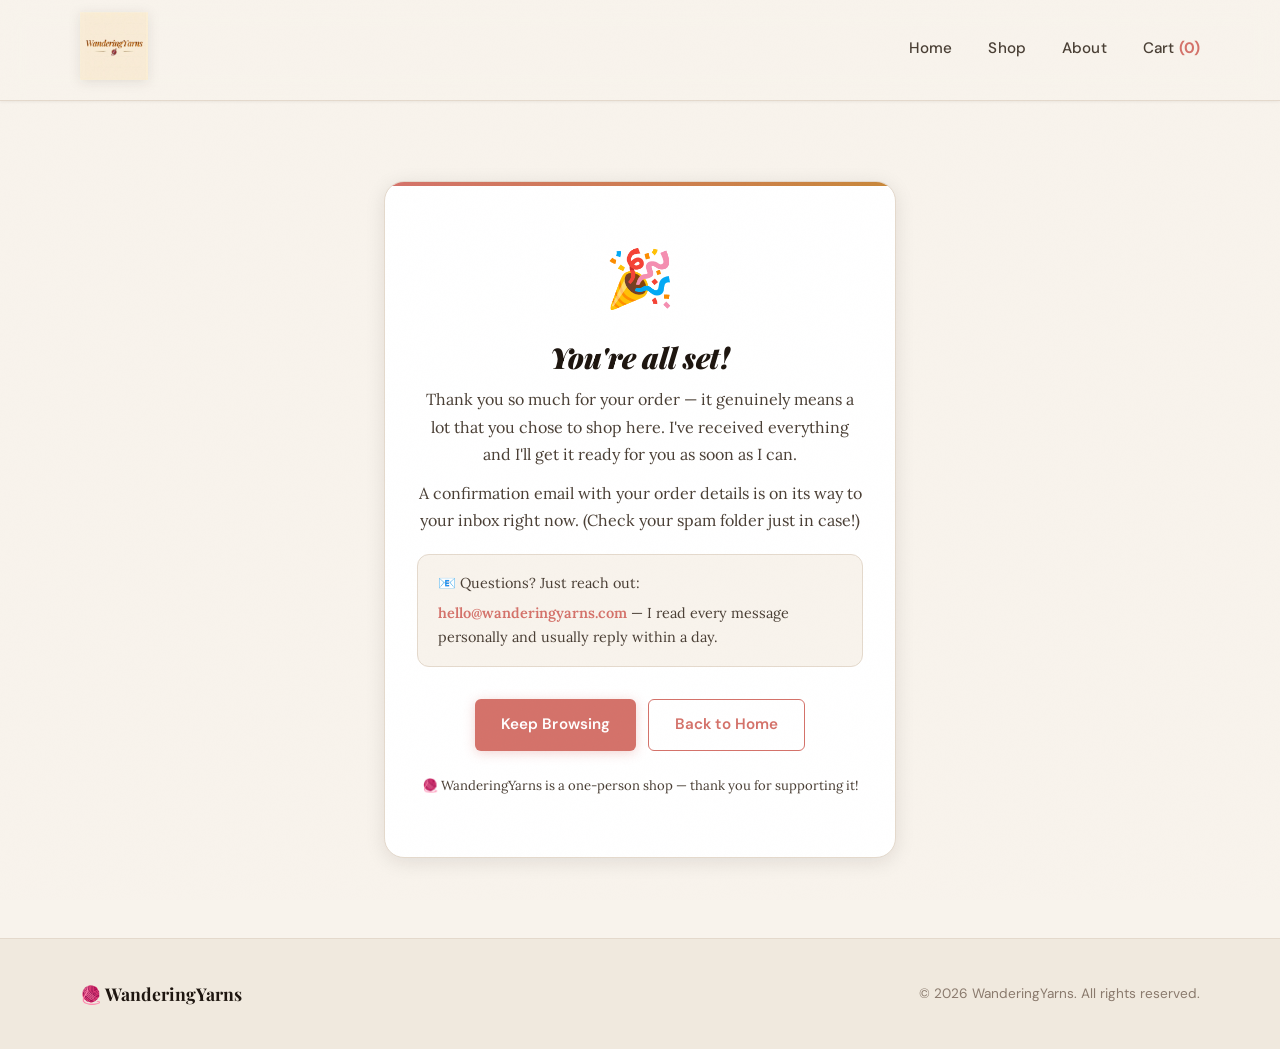
<file: success.html>
<!doctype html>
<html lang="en">
<head>
  <meta charset="UTF-8" />
  <meta name="viewport" content="width=device-width, initial-scale=1.0" />
  <title>Thank you! | WanderingYarns</title>
  <meta name="description" content="Thanks for your order at WanderingYarns." />
  <link rel="stylesheet" href="css/style.css" />
  <style>
    .success-wrap {
      max-width: 560px;
      margin: 5rem auto;
      padding: 0 1.5rem;
      text-align: center;
    }
    .success-card {
      background: white;
      border: 1px solid var(--cream-border);
      border-radius: var(--radius-lg);
      padding: 3rem 2rem;
      box-shadow: var(--shadow-md);
      position: relative;
      overflow: hidden;
    }
    .success-card::before {
      content: '';
      position: absolute;
      top: 0; left: 0; right: 0;
      height: 4px;
      background: linear-gradient(90deg, var(--rose), var(--amber));
    }
    .success-icon {
      font-size: 3.5rem;
      margin-bottom: 1rem;
      display: block;
      animation: pop 0.5s cubic-bezier(0.34, 1.56, 0.64, 1) both;
    }
    @keyframes pop {
      from { transform: scale(0.5); opacity: 0; }
      to   { transform: scale(1);   opacity: 1; }
    }
    .success-card h1 {
      font-family: var(--font-display);
      font-size: 1.8rem;
      font-style: italic;
      margin-bottom: 0.75rem;
      color: var(--ink);
    }
    .success-card p {
      color: var(--ink-soft);
      line-height: 1.7;
      margin-bottom: 0.75rem;
    }
    .success-contact {
      background: var(--cream);
      border: 1px solid var(--cream-border);
      border-radius: var(--radius-md, 10px);
      padding: 1rem 1.25rem;
      margin: 1.25rem 0;
      text-align: left;
    }
    .success-contact p {
      font-size: 0.9rem;
      margin: 0 0 0.3rem;
    }
    .success-contact p:last-child { margin: 0; }
    .success-contact a {
      color: var(--rose);
      font-weight: 600;
      text-decoration: none;
    }
    .success-contact a:hover { text-decoration: underline; }
    .success-actions {
      display: flex;
      gap: 0.75rem;
      justify-content: center;
      margin-top: 2rem;
      flex-wrap: wrap;
    }
    .success-note {
      font-size: 0.82rem;
      color: var(--ink-muted, #8a7a6d);
      margin-top: 1.5rem;
      line-height: 1.6;
    }
  </style>
</head>
<body>
  <header class="site-header">
    <div class="container header-inner">
      <a class="brand" href="index.html" aria-label="WanderingYarns Home">
        <img src="images/wanderingyarns-logo.png" alt="WanderingYarns logo" class="brand-logo">
      </a>
      <button class="nav-toggle" type="button" aria-label="Open menu" aria-expanded="false">☰</button>
      <nav class="site-nav" aria-label="Primary">
        <a href="index.html" class="nav-link">Home</a>
        <a href="shop.html" class="nav-link">Shop</a>
        <a href="about.html" class="nav-link">About</a>
        <a href="cart.html" class="nav-link">Cart <span class="cart-count" aria-label="Items in cart">(0)</span></a>
      </nav>
    </div>
  </header>

  <main class="success-wrap">
    <div class="success-card">
      <span class="success-icon" role="img" aria-label="Party popper">🎉</span>
      <h1>You're all set!</h1>
      <p>
        Thank you so much for your order — it genuinely means a lot that you
        chose to shop here. I've received everything and I'll get it ready
        for you as soon as I can.
      </p>
      <p>
        A confirmation email with your order details is on its way to your
        inbox right now. (Check your spam folder just in case!)
      </p>

      <div class="success-contact">
        <p>📧 Questions? Just reach out:</p>
        <p>
          <a href="mailto:hello@wanderingyarns.com">hello@wanderingyarns.com</a>
          — I read every message personally and usually reply within a day.
        </p>
      </div>

      <div class="success-actions">
        <a class="btn btn-primary" href="shop.html">Keep Browsing</a>
        <a class="btn btn-ghost" href="index.html">Back to Home</a>
      </div>

      <p class="success-note">
        🧶 WanderingYarns is a one-person shop — thank you for supporting it!
      </p>
    </div>
  </main>

  <footer class="site-footer">
    <div class="container footer-inner">
      <p class="footer-brand">🧶 WanderingYarns</p>
      <p class="footer-note">© <span id="year"></span> WanderingYarns. All rights reserved.</p>
    </div>
  </footer>

  <script>
    // Clear cart on successful checkout
    localStorage.removeItem("wanderingyarns_cart");
    document.querySelectorAll(".cart-count").forEach(el => { el.textContent = "(0)"; });
    document.getElementById("year").textContent = new Date().getFullYear();
  </script>
</body>
</html>
</file>
<file: css/style.css>
/* ============================================================
   WanderingYarns — Refined Style
   Aesthetic: Warm artisan editorial — cream parchment base,
   terracotta/rose accents, elegant serif headings, generous
   whitespace, soft shadows. Like a beautiful handmade journal.
   ============================================================ */

@import url('https://fonts.googleapis.com/css2?family=Playfair+Display:ital,wght@0,700;0,900;1,700&family=Lora:ital,wght@0,400;0,600;1,400&family=DM+Sans:wght@400;500;600&display=swap');

/* ========== CSS VARIABLES ========== */
:root {
  --cream:       #f8f3ec;
  --cream-dark:  #f0e9de;
  --cream-border:#e4d9cc;
  --parchment:   #f5ede0;
  --ink:         #1e1610;
  --ink-soft:    #4a3f35;
  --ink-muted:   #8a7a6d;
  --rose:        #d4726a;
  --rose-dark:   #be5e57;
  --rose-light:  #f5e8e7;
  --rose-pale:   #fdf3f2;
  --amber:       #c8883a;
  --amber-light: #f5e8d5;
  --green-ok:    #4a7c4a;
  --green-bg:    #e8f2e8;

  --font-display: 'Playfair Display', Georgia, serif;
  --font-body:    'Lora', Georgia, serif;
  --font-ui:      'DM Sans', -apple-system, sans-serif;

  --radius-sm:  6px;
  --radius-md:  12px;
  --radius-lg:  20px;
  --radius-xl:  28px;

  --shadow-xs:  0 1px 3px rgba(30,22,16,0.06);
  --shadow-sm:  0 2px 8px rgba(30,22,16,0.08);
  --shadow-md:  0 4px 20px rgba(30,22,16,0.10);
  --shadow-lg:  0 8px 40px rgba(30,22,16,0.13);

  --transition: 0.22s ease;
}

/* ========== RESET ========== */
*, *::before, *::after {
  margin: 0;
  padding: 0;
  box-sizing: border-box;
}

/* ========== BASE ========== */
html {
  scroll-behavior: smooth;
}

body {
  font-family: var(--font-body);
  background-color: var(--cream);
  color: var(--ink);
  line-height: 1.7;
  font-size: 1rem;
  -webkit-font-smoothing: antialiased;
}

/* Subtle texture overlay */
body::before {
  content: '';
  position: fixed;
  inset: 0;
  pointer-events: none;
  z-index: 9999;
  background-image: url("data:image/svg+xml,%3Csvg xmlns='http://www.w3.org/2000/svg' width='300' height='300'%3E%3Cfilter id='n'%3E%3CfeTurbulence type='fractalNoise' baseFrequency='0.75' numOctaves='4' stitchTiles='stitch'/%3E%3C/filter%3E%3Crect width='300' height='300' filter='url(%23n)' opacity='0.025'/%3E%3C/svg%3E");
  opacity: 0.4;
}

/* ========== TYPOGRAPHY ========== */
h1, h2, h3, h4 {
  font-family: var(--font-display);
  line-height: 1.15;
  color: var(--ink);
  letter-spacing: -0.01em;
}

h1 { font-size: clamp(2.2rem, 5vw, 3.6rem); font-weight: 900; }
h2 { font-size: clamp(1.6rem, 3vw, 2.4rem); font-weight: 700; }
h3 { font-size: 1.2rem; font-weight: 700; }

p { color: var(--ink-soft); }

a { color: inherit; }

.eyebrow {
  font-family: var(--font-ui);
  font-size: 0.78rem;
  font-weight: 600;
  letter-spacing: 0.12em;
  text-transform: uppercase;
  color: var(--rose);
  margin-bottom: 0.6rem;
  display: block;
}

/* ========== LAYOUT ========== */
.container {
  width: 92%;
  max-width: 1120px;
  margin: auto;
}

.section {
  padding: 5rem 0;
}

/* ========== HEADER ========== */
.site-header {
  position: sticky;
  top: 0;
  z-index: 1000;
  background: rgba(248, 243, 236, 0.92);
  border-bottom: 1px solid var(--cream-border);
  padding: 0.75rem 0;
  backdrop-filter: blur(12px);
  -webkit-backdrop-filter: blur(12px);
  box-shadow: var(--shadow-xs);
}

.header-inner {
  display: flex;
  justify-content: space-between;
  align-items: center;
}

.brand-logo {
  height: 68px;
  transition: transform var(--transition), filter var(--transition);
  filter: drop-shadow(0 2px 6px rgba(30,22,16,0.10));
}

.brand-logo:hover {
  transform: scale(1.03);
  filter: drop-shadow(0 4px 12px rgba(30,22,16,0.18));
}

.site-nav {
  display: flex;
  gap: 2.25rem;
  align-items: center;
}

.nav-link {
  font-family: var(--font-ui);
  font-weight: 500;
  font-size: 0.95rem;
  text-decoration: none;
  color: var(--ink-soft);
  letter-spacing: 0.01em;
  transition: color var(--transition);
  position: relative;
  padding-bottom: 2px;
}

.nav-link::after {
  content: '';
  position: absolute;
  bottom: -2px;
  left: 0;
  right: 100%;
  height: 1.5px;
  background: var(--rose);
  transition: right var(--transition);
}

.nav-link:hover,
.nav-link.is-active {
  color: var(--rose);
}

.nav-link.is-active::after,
.nav-link:hover::after {
  right: 0;
}

.cart-count {
  color: var(--rose);
  font-weight: 700;
}

.nav-toggle {
  display: none;
  background: white;
  border: 1px solid var(--cream-border);
  border-radius: var(--radius-sm);
  padding: 0.5rem 0.75rem;
  cursor: pointer;
  font-size: 1.1rem;
  box-shadow: var(--shadow-xs);
  transition: border-color var(--transition);
}

.nav-toggle:hover {
  border-color: var(--rose);
}

/* ========== HERO ========== */
.hero {
  padding: 7rem 0 5rem;
  position: relative;
  overflow: hidden;
}

/* Decorative background blobs */
.hero::before {
  content: '';
  position: absolute;
  top: -100px;
  right: -100px;
  width: 500px;
  height: 500px;
  background: radial-gradient(circle, rgba(212,114,106,0.10) 0%, transparent 70%);
  pointer-events: none;
}

.hero::after {
  content: '';
  position: absolute;
  bottom: -60px;
  left: -80px;
  width: 400px;
  height: 400px;
  background: radial-gradient(circle, rgba(200,136,58,0.08) 0%, transparent 70%);
  pointer-events: none;
}

.hero-inner {
  display: grid;
  grid-template-columns: 1.1fr 0.9fr;
  align-items: center;
  gap: 4rem;
  position: relative;
  z-index: 1;
}

.hero-text h1 {
  margin-bottom: 1.25rem;
  font-style: italic;
}

.lead {
  font-size: 1.1rem;
  color: var(--ink-soft);
  margin-bottom: 2.5rem;
  max-width: 46ch;
  line-height: 1.8;
}

.lead strong {
  color: var(--ink);
  font-weight: 600;
}

.hero-actions {
  display: flex;
  gap: 1rem;
  flex-wrap: wrap;
  margin-bottom: 2.5rem;
}

.hero-badges {
  list-style: none;
  display: flex;
  gap: 0.75rem;
  flex-wrap: wrap;
}

.hero-badges li {
  font-family: var(--font-ui);
  font-size: 0.82rem;
  font-weight: 500;
  color: var(--ink-muted);
  padding: 0.3rem 0.8rem;
  background: white;
  border: 1px solid var(--cream-border);
  border-radius: 999px;
  box-shadow: var(--shadow-xs);
}

.hero-media {
  display: flex;
  align-items: center;
  justify-content: center;
}

.hero-media img {
  width: 100%;
  max-width: 420px;
  filter: drop-shadow(0 8px 32px rgba(30,22,16,0.15));
  animation: float 5s ease-in-out infinite;
}

@keyframes float {
  0%, 100% { transform: translateY(0px); }
  50% { transform: translateY(-12px); }
}

/* ========== BUTTONS ========== */
.btn {
  font-family: var(--font-ui);
  font-weight: 600;
  font-size: 0.95rem;
  padding: 0.75rem 1.6rem;
  border-radius: var(--radius-sm);
  text-decoration: none;
  display: inline-flex;
  align-items: center;
  justify-content: center;
  gap: 0.5rem;
  transition: all var(--transition);
  cursor: pointer;
  border: none;
  letter-spacing: 0.01em;
}

.btn-primary {
  background: var(--rose);
  color: white;
  box-shadow: 0 2px 12px rgba(212,114,106,0.30);
}

.btn-primary:hover {
  background: var(--rose-dark);
  box-shadow: 0 4px 20px rgba(212,114,106,0.40);
  transform: translateY(-1px);
}

.btn-ghost {
  border: 1.5px solid var(--rose);
  color: var(--rose);
  background: transparent;
}

.btn-ghost:hover {
  background: var(--rose-pale);
}

.btn-block {
  width: 100%;
}

/* ========== FEATURE CARDS ========== */
.feature-grid {
  display: grid;
  grid-template-columns: repeat(3, 1fr);
  gap: 1.5rem;
  margin-top: 2.5rem;
}

.feature-card {
  background: white;
  padding: 2rem 1.75rem;
  border-radius: var(--radius-lg);
  border: 1px solid var(--cream-border);
  box-shadow: var(--shadow-sm);
  transition: transform var(--transition), box-shadow var(--transition);
  position: relative;
  overflow: hidden;
}

.feature-card::before {
  content: '';
  position: absolute;
  top: 0;
  left: 0;
  right: 0;
  height: 3px;
  background: linear-gradient(90deg, var(--rose), var(--amber));
  opacity: 0;
  transition: opacity var(--transition);
}

.feature-card:hover {
  transform: translateY(-3px);
  box-shadow: var(--shadow-md);
}

.feature-card:hover::before {
  opacity: 1;
}

.feature-card h3 {
  font-family: var(--font-display);
  margin-bottom: 0.6rem;
  color: var(--ink);
}

.feature-card p {
  font-size: 0.95rem;
  line-height: 1.7;
}

/* ========== CTA BANNER ========== */
.cta {
  background: linear-gradient(135deg, #c8583a 0%, var(--rose) 50%, #d4726a 100%);
  position: relative;
  overflow: hidden;
}

.cta::before {
  content: '🧶';
  position: absolute;
  font-size: 8rem;
  opacity: 0.08;
  right: 5%;
  top: 50%;
  transform: translateY(-50%);
  pointer-events: none;
}

.cta-inner {
  display: flex;
  justify-content: space-between;
  align-items: center;
  gap: 2rem;
  position: relative;
  z-index: 1;
}

.cta h2 {
  color: white;
  font-style: italic;
}

.cta p {
  color: rgba(255,255,255,0.85);
  margin-top: 0.4rem;
}

.cta .btn-primary {
  background: white;
  color: var(--rose-dark);
  box-shadow: 0 4px 16px rgba(0,0,0,0.15);
}

.cta .btn-primary:hover {
  background: var(--cream);
  transform: translateY(-1px);
}

/* ========== FOOTER ========== */
.site-footer {
  padding: 2.5rem 0;
  border-top: 1px solid var(--cream-border);
  background: var(--cream-dark);
}

.footer-inner {
  display: flex;
  justify-content: space-between;
  align-items: center;
  gap: 1rem;
  flex-wrap: wrap;
}

.footer-brand {
  font-family: var(--font-display);
  font-size: 1.1rem;
  font-weight: 700;
  color: var(--ink);
}

.footer-note {
  font-family: var(--font-ui);
  font-size: 0.85rem;
  color: var(--ink-muted);
}

/* ========== SHOP PAGE ========== */
.page-hero {
  padding: 3.5rem 0 1.5rem;
  border-bottom: 1px solid var(--cream-border);
  margin-bottom: 0;
}

.page-hero-inner {
  display: flex;
  align-items: flex-start;
  justify-content: space-between;
  gap: 2rem;
}

.page-hero h1 {
  font-style: italic;
}

.muted {
  color: var(--ink-muted);
  font-family: var(--font-ui);
  font-size: 0.95rem;
  max-width: 55ch;
  margin-top: 0.5rem;
}

.trust-badges {
  display: flex;
  gap: 0.6rem;
  flex-wrap: wrap;
  justify-content: flex-end;
  padding-top: 0.5rem;
}

.badge {
  font-family: var(--font-ui);
  font-size: 0.8rem;
  font-weight: 500;
  background: white;
  border: 1px solid var(--cream-border);
  padding: 0.35rem 0.75rem;
  border-radius: 999px;
  color: var(--ink-soft);
  box-shadow: var(--shadow-xs);
}

.section-tight {
  padding: 1.5rem 0;
}

/* ========== FILTERS ========== */
.filters {
  display: flex;
  gap: 0.6rem;
  flex-wrap: wrap;
}

.filter-btn {
  font-family: var(--font-ui);
  font-weight: 600;
  font-size: 0.88rem;
  border: 1.5px solid var(--cream-border);
  background: white;
  color: var(--ink-soft);
  padding: 0.55rem 1.1rem;
  border-radius: 999px;
  cursor: pointer;
  transition: all var(--transition);
  box-shadow: var(--shadow-xs);
}

.filter-btn:hover {
  border-color: var(--rose);
  color: var(--rose);
}

.filter-btn.is-active {
  background: var(--rose);
  border-color: var(--rose);
  color: white;
  box-shadow: 0 2px 10px rgba(212,114,106,0.30);
}

/* ========== PRODUCT GRID ========== */
.product-grid {
  display: grid;
  grid-template-columns: repeat(3, 1fr);
  gap: 1.5rem;
}

.product-card {
  background: white;
  border: 1px solid var(--cream-border);
  border-radius: var(--radius-lg);
  overflow: hidden;
  display: flex;
  flex-direction: column;
  box-shadow: var(--shadow-sm);
  transition: transform var(--transition), box-shadow var(--transition);
}

.product-card:hover {
  transform: translateY(-4px);
  box-shadow: var(--shadow-md);
}

.product-media {
  aspect-ratio: 4 / 3;
  background: var(--parchment);
  display: grid;
  place-items: center;
  overflow: hidden;
  position: relative;
}

.product-media img {
  width: 100%;
  height: 100%;
  object-fit: cover;
  transition: transform 0.4s ease;
}

.product-card:hover .product-media img {
  transform: scale(1.04);
}

.product-body {
  padding: 1.25rem;
  display: flex;
  flex-direction: column;
  gap: 0.65rem;
  flex: 1;
}

.product-title {
  display: flex;
  align-items: baseline;
  justify-content: space-between;
  gap: 0.75rem;
}

.product-title h3 {
  font-size: 1rem;
  font-family: var(--font-display);
  font-weight: 700;
}

.price {
  font-family: var(--font-ui);
  font-weight: 800;
  font-size: 1rem;
  color: var(--ink);
  white-space: nowrap;
}

.product-desc {
  font-family: var(--font-ui);
  color: var(--ink-muted);
  font-size: 0.88rem;
  line-height: 1.6;
}

.product-meta {
  display: flex;
  gap: 0.4rem;
  flex-wrap: wrap;
}

.pill {
  font-family: var(--font-ui);
  font-size: 0.75rem;
  font-weight: 600;
  border: 1px solid var(--cream-border);
  background: var(--cream);
  border-radius: 999px;
  padding: 0.2rem 0.65rem;
  color: var(--ink-muted);
}

.pill-accent {
  border-color: var(--rose);
  color: var(--rose);
  background: var(--rose-pale);
}

.product-actions {
  display: flex;
  gap: 0.65rem;
  margin-top: auto;
  align-items: center;
}

/* ========== QTY STEPPER ========== */
.qty-stepper {
  display: flex;
  align-items: center;
  gap: 0.4rem;
  background: var(--cream);
  border: 1px solid var(--cream-border);
  border-radius: var(--radius-sm);
  padding: 0.3rem;
}

.qty-stepper button {
  width: 32px;
  height: 32px;
  border-radius: 6px;
  border: none;
  background: white;
  cursor: pointer;
  font-weight: 900;
  font-size: 1.1rem;
  color: var(--ink-soft);
  transition: all var(--transition);
  display: flex;
  align-items: center;
  justify-content: center;
  box-shadow: var(--shadow-xs);
}

.qty-stepper button:hover {
  background: var(--rose-pale);
  color: var(--rose);
}

.qty-stepper .qty-display {
  min-width: 28px;
  text-align: center;
  font-family: var(--font-ui);
  font-weight: 800;
  font-size: 0.9rem;
  color: var(--ink);
}

.btn-small {
  font-family: var(--font-ui);
  font-size: 0.82rem;
  font-weight: 600;
  padding: 0.5rem 0.9rem;
  border-radius: var(--radius-sm);
  text-decoration: none;
  display: inline-flex;
  align-items: center;
  cursor: pointer;
  transition: all var(--transition);
}

.btn-outline {
  background: transparent;
  border: 1.5px solid var(--cream-border);
  color: var(--ink-soft);
}

.btn-outline:hover {
  border-color: var(--rose);
  color: var(--rose);
}

.product-name-link {
  text-decoration: none;
  color: inherit;
}

.product-name-link:hover {
  color: var(--rose);
}

.product-media[href] {
  cursor: pointer;
  display: block;
}

.hidden {
  display: none !important;
}

.empty-state {
  font-family: var(--font-ui);
  color: var(--ink-muted);
  margin-top: 2rem;
  text-align: center;
  padding: 3rem;
}

/* ========== CART PAGE ========== */
.cart-layout {
  display: grid;
  grid-template-columns: 1.7fr 1fr;
  gap: 1.5rem;
  align-items: start;
}

.cart-panel {
  background: white;
  border: 1px solid var(--cream-border);
  border-radius: var(--radius-lg);
  padding: 1.5rem;
  box-shadow: var(--shadow-sm);
}

.cart-heading {
  font-family: var(--font-display);
  font-style: italic;
  margin-bottom: 1.25rem;
  padding-bottom: 1rem;
  border-bottom: 1px solid var(--cream-border);
}

.cart-items {
  display: flex;
  flex-direction: column;
  gap: 1rem;
}

.cart-item {
  display: grid;
  grid-template-columns: 110px 1fr;
  gap: 0;
  border: 1px solid var(--cream-border);
  border-radius: var(--radius-md);
  overflow: hidden;
  transition: box-shadow var(--transition);
}

.cart-item:hover {
  box-shadow: var(--shadow-sm);
}

.cart-item-media {
  background: var(--parchment);
}

.cart-item-media img {
  width: 100%;
  height: 100%;
  object-fit: cover;
  display: block;
}

.cart-item-info {
  padding: 1rem 1.1rem;
  display: flex;
  flex-direction: column;
  gap: 0.65rem;
}

.cart-item-top {
  display: flex;
  justify-content: space-between;
  gap: 1rem;
}

.cart-item-name {
  font-family: var(--font-display);
  font-weight: 700;
  font-size: 1rem;
}

.cart-item-meta {
  font-family: var(--font-ui);
  color: var(--ink-muted);
  font-size: 0.83rem;
  margin-top: 0.2rem;
}

.cart-item-price {
  font-family: var(--font-ui);
  font-weight: 800;
  white-space: nowrap;
}

.cart-item-controls {
  display: flex;
  align-items: center;
  gap: 0.6rem;
  flex-wrap: wrap;
}

.qty-btn {
  width: 34px;
  height: 34px;
  border-radius: 8px;
  border: 1px solid var(--cream-border);
  background: white;
  cursor: pointer;
  font-weight: 900;
  font-size: 1rem;
  color: var(--ink-soft);
  transition: all var(--transition);
  display: flex;
  align-items: center;
  justify-content: center;
}

.qty-btn:hover {
  border-color: var(--rose);
  color: var(--rose);
  background: var(--rose-pale);
}

.qty {
  font-family: var(--font-ui);
  font-weight: 800;
  min-width: 22px;
  text-align: center;
}

.remove-btn {
  font-family: var(--font-ui);
  font-size: 0.8rem;
  font-weight: 600;
  margin-left: 0.25rem;
  border: 1px solid var(--cream-border);
  background: transparent;
  color: var(--ink-muted);
  padding: 0.35rem 0.7rem;
  border-radius: 999px;
  cursor: pointer;
  transition: all var(--transition);
}

.remove-btn:hover {
  border-color: var(--rose);
  color: var(--rose);
  background: var(--rose-pale);
}

.line-total {
  margin-left: auto;
  font-family: var(--font-ui);
  font-weight: 900;
  color: var(--ink);
}

/* ========== CART SUMMARY ========== */
.cart-summary {
  background: white;
  border: 1px solid var(--cream-border);
  border-radius: var(--radius-lg);
  padding: 1.5rem;
  position: sticky;
  top: 90px;
  box-shadow: var(--shadow-sm);
}

.cart-summary h2 {
  font-style: italic;
  margin-bottom: 1rem;
  padding-bottom: 1rem;
  border-bottom: 1px solid var(--cream-border);
}

.summary-row {
  display: flex;
  justify-content: space-between;
  align-items: baseline;
  gap: 1rem;
  padding: 0.55rem 0;
  font-family: var(--font-ui);
  font-size: 0.93rem;
  color: var(--ink-soft);
}

.summary-row strong {
  color: var(--ink);
  font-weight: 800;
}

.summary-divider {
  height: 1px;
  background: var(--cream-border);
  margin: 0.5rem 0;
}

.summary-total {
  font-size: 1rem;
  font-weight: 700;
  color: var(--ink);
}

.summary-total strong {
  font-size: 1.2rem;
}

.small-note {
  font-family: var(--font-ui);
  font-size: 0.8rem;
  color: var(--ink-muted);
  margin-top: 0.75rem;
  text-align: center;
  line-height: 1.5;
}

/* ========== MOBILE NAV ========== */
@media (max-width: 900px) {
  .nav-toggle {
    display: inline-flex;
    align-items: center;
    justify-content: center;
  }

  .site-nav {
    display: none;
  }

  .site-nav.is-open {
    display: flex;
    flex-direction: column;
    gap: 0;
    position: absolute;
    top: 100%;
    left: 0;
    right: 0;
    background: rgba(248, 243, 236, 0.98);
    backdrop-filter: blur(12px);
    border-bottom: 1px solid var(--cream-border);
    padding: 1rem 5%;
    box-shadow: var(--shadow-md);
  }

  .site-nav.is-open .nav-link {
    padding: 0.75rem 0;
    border-bottom: 1px solid var(--cream-border);
    font-size: 1rem;
  }

  .site-nav.is-open .nav-link:last-child {
    border-bottom: none;
  }

  .site-nav.is-open .nav-link::after {
    display: none;
  }

  .header-inner {
    align-items: center;
    position: relative;
  }
}

/* ========== RESPONSIVE ========== */
@media (max-width: 900px) {
  .hero-inner {
    grid-template-columns: 1fr;
    text-align: center;
    gap: 3rem;
  }

  .hero-media img {
    max-width: 260px;
  }

  .lead { max-width: 100%; }

  .hero-actions {
    justify-content: center;
  }

  .hero-badges {
    justify-content: center;
  }

  .feature-grid {
    grid-template-columns: 1fr;
    gap: 1rem;
  }

  .cta-inner {
    flex-direction: column;
    gap: 1.5rem;
    text-align: center;
  }

  .page-hero-inner {
    flex-direction: column;
  }

  .trust-badges {
    justify-content: flex-start;
  }

  .product-grid {
    grid-template-columns: repeat(2, 1fr);
  }

  .cart-layout {
    grid-template-columns: 1fr;
  }

  .cart-summary {
    position: static;
  }

  .footer-inner {
    flex-direction: column;
    text-align: center;
  }
}

@media (max-width: 500px) {
  .product-grid {
    grid-template-columns: 1fr;
  }

  .cart-item {
    grid-template-columns: 90px 1fr;
  }
}

/* ========== OUT OF STOCK ========== */
.product-card.out-of-stock {
  opacity: 0.75;
}

.product-card.out-of-stock .product-media img {
  filter: grayscale(30%);
}

.oos-overlay {
  position: absolute;
  inset: 0;
  background: rgba(30,22,16,0.38);
  display: flex;
  align-items: center;
  justify-content: center;
  font-family: var(--font-ui);
  font-size: 0.85rem;
  font-weight: 700;
  color: white;
  letter-spacing: 0.06em;
  text-transform: uppercase;
}

.pill-oos {
  border-color: #c0392b;
  color: #c0392b;
  background: #fdf0ef;
}

.oos-label {
  font-family: var(--font-ui);
  font-size: 0.85rem;
  color: var(--ink-muted);
  font-style: italic;
}

/* ========== CARD STARS ========== */
.card-stars { display: flex; align-items: center; gap: 2px; }
.card-stars .star { font-size: 0.82rem; }
.card-stars .star.full { color: #e8a020; }
.card-stars .star.half { color: #e8a020; opacity: 0.6; }
.card-stars .star.empty { color: #ddd; }
.card-review-count {
  font-family: var(--font-ui);
  font-size: 0.75rem;
  color: var(--ink-muted);
  margin-left: 2px;
}

/* ========== FROM PRICE ========== */
.price-from {
  font-size: 0.75rem;
  font-weight: 500;
  color: var(--ink-muted);
  font-family: var(--font-ui);
}
</file>
